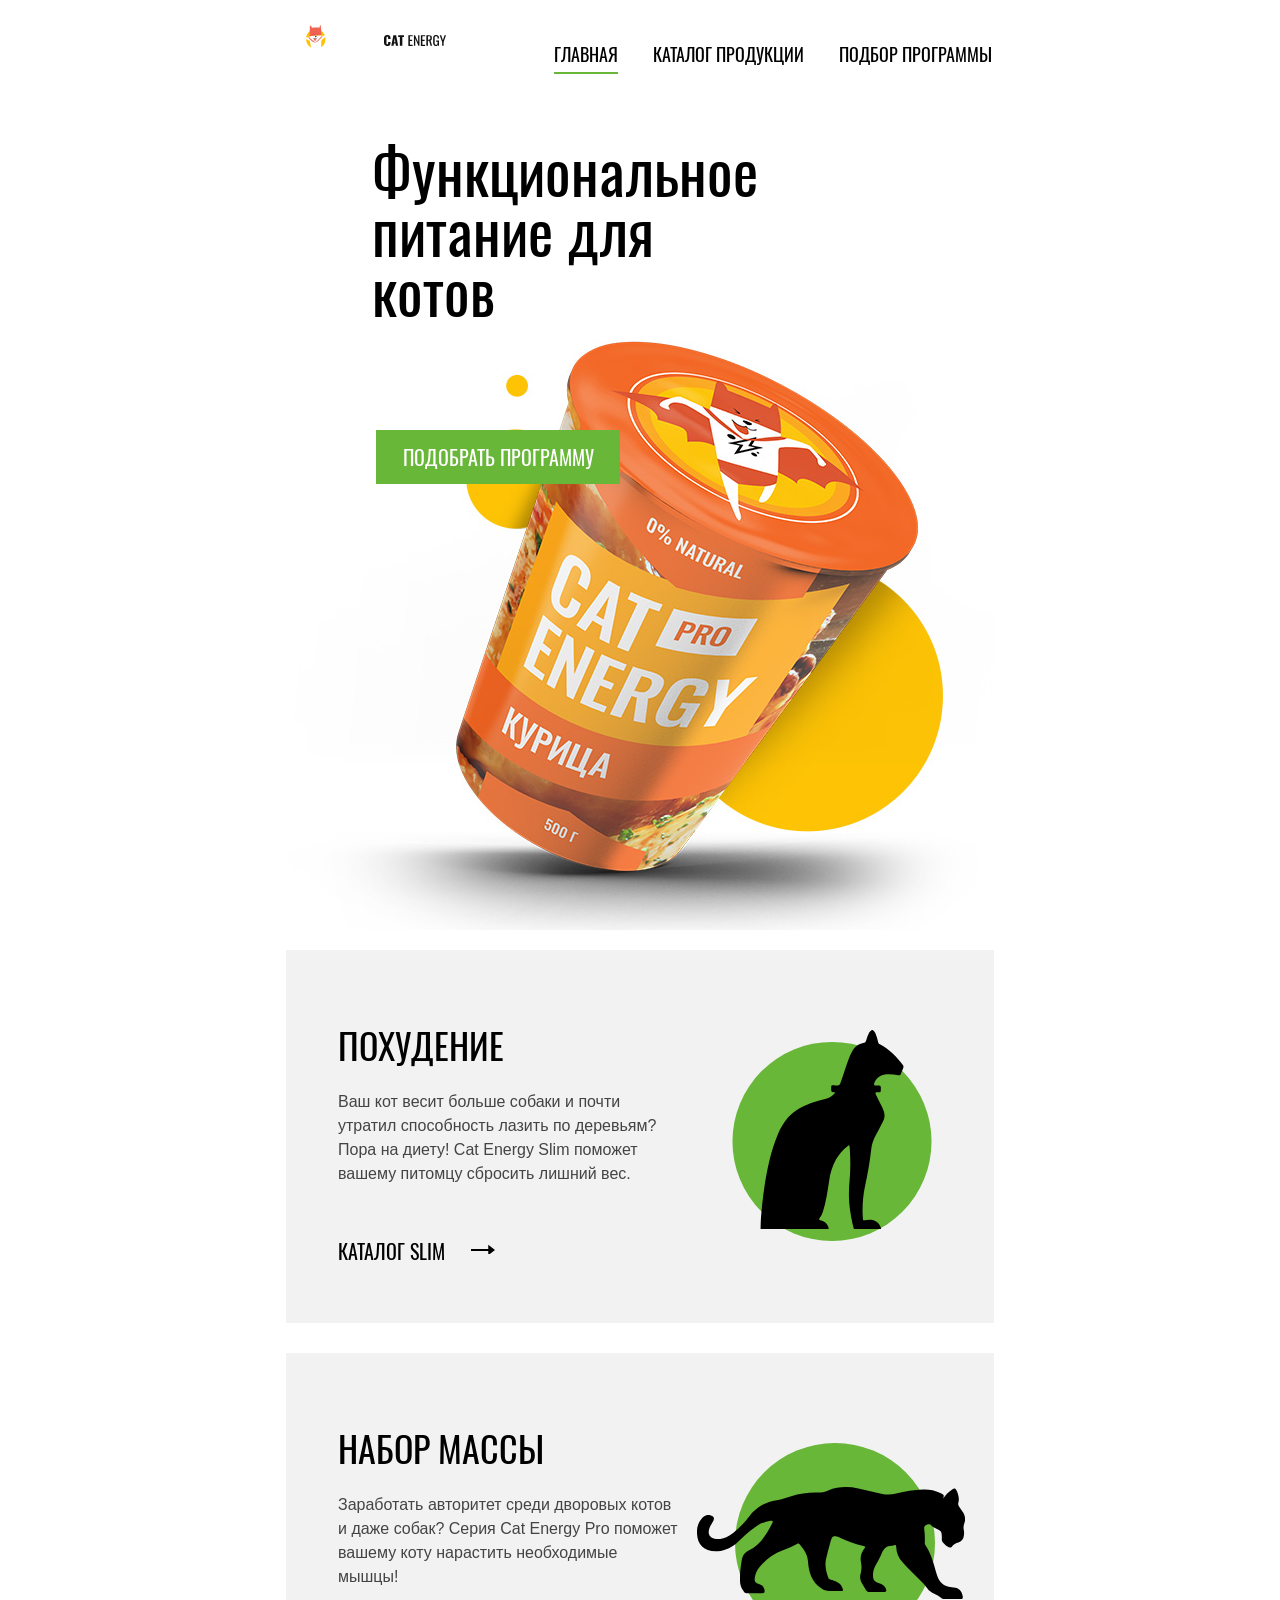
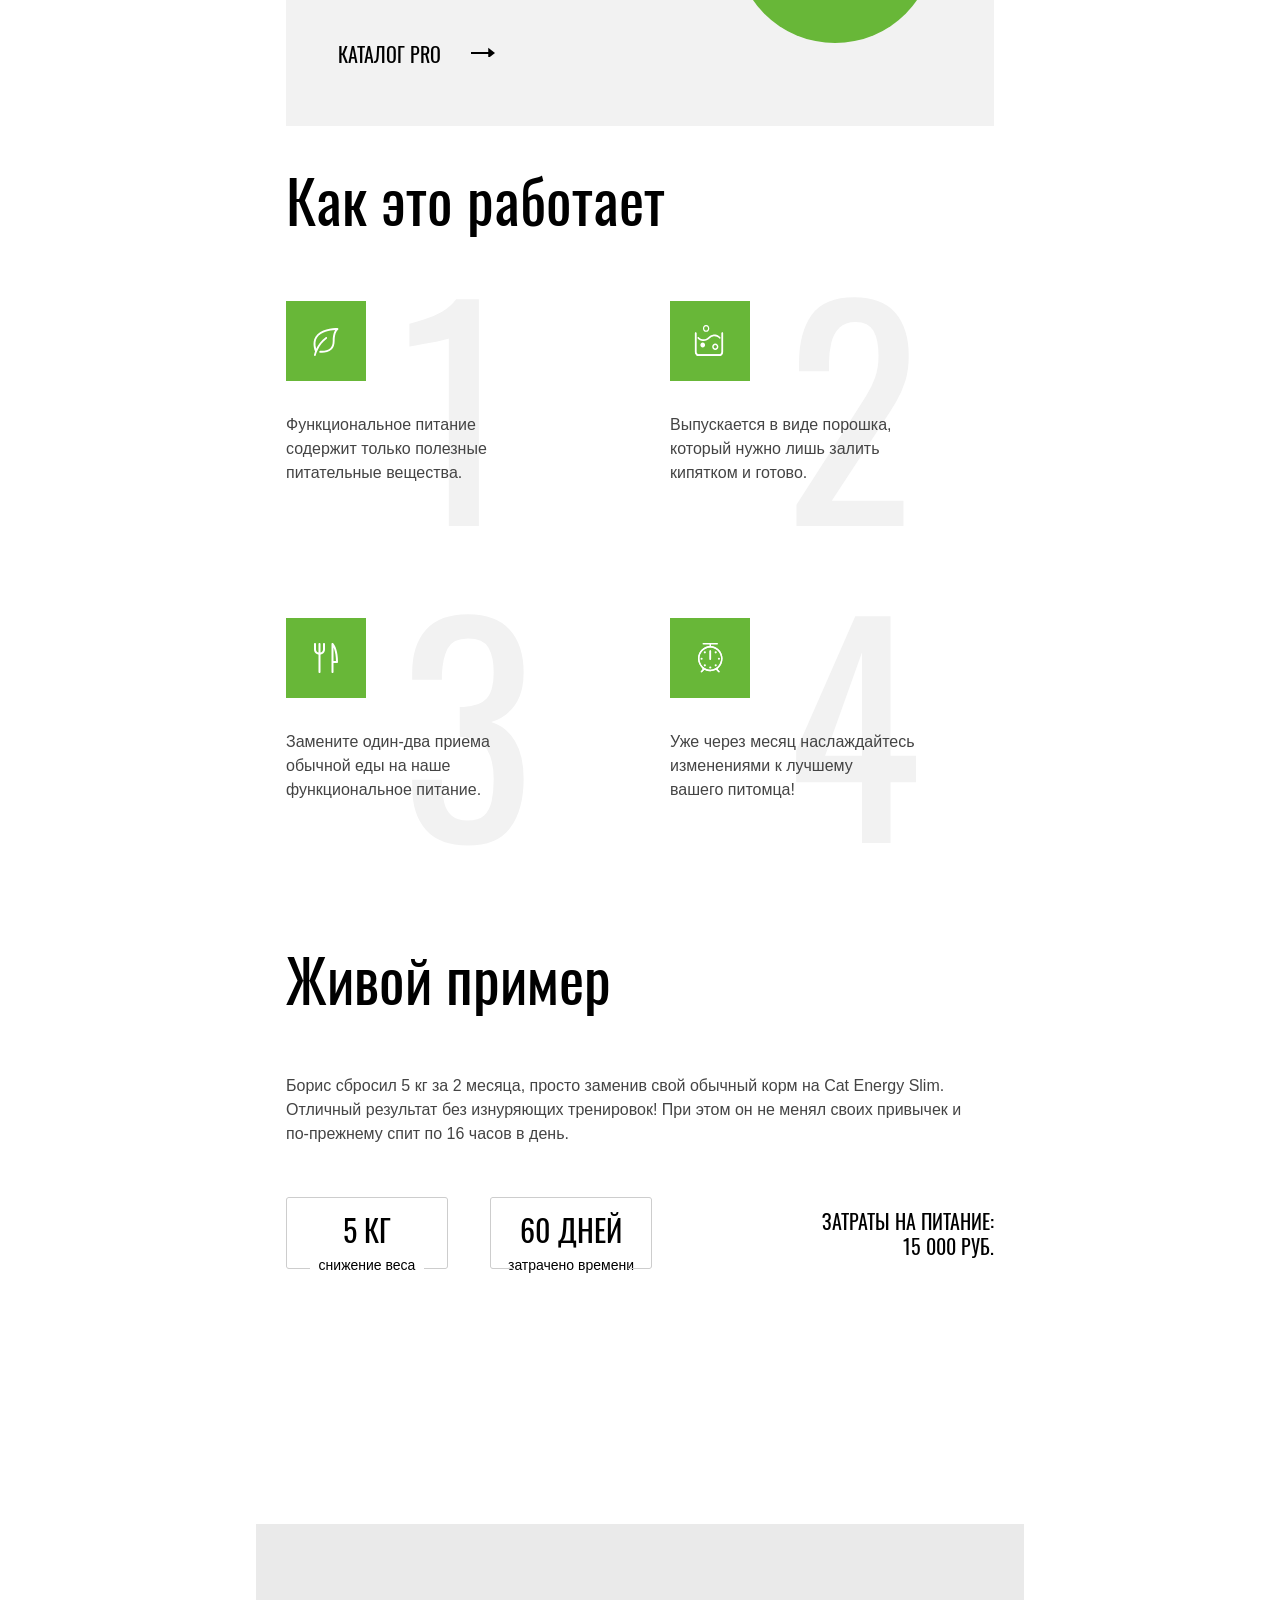
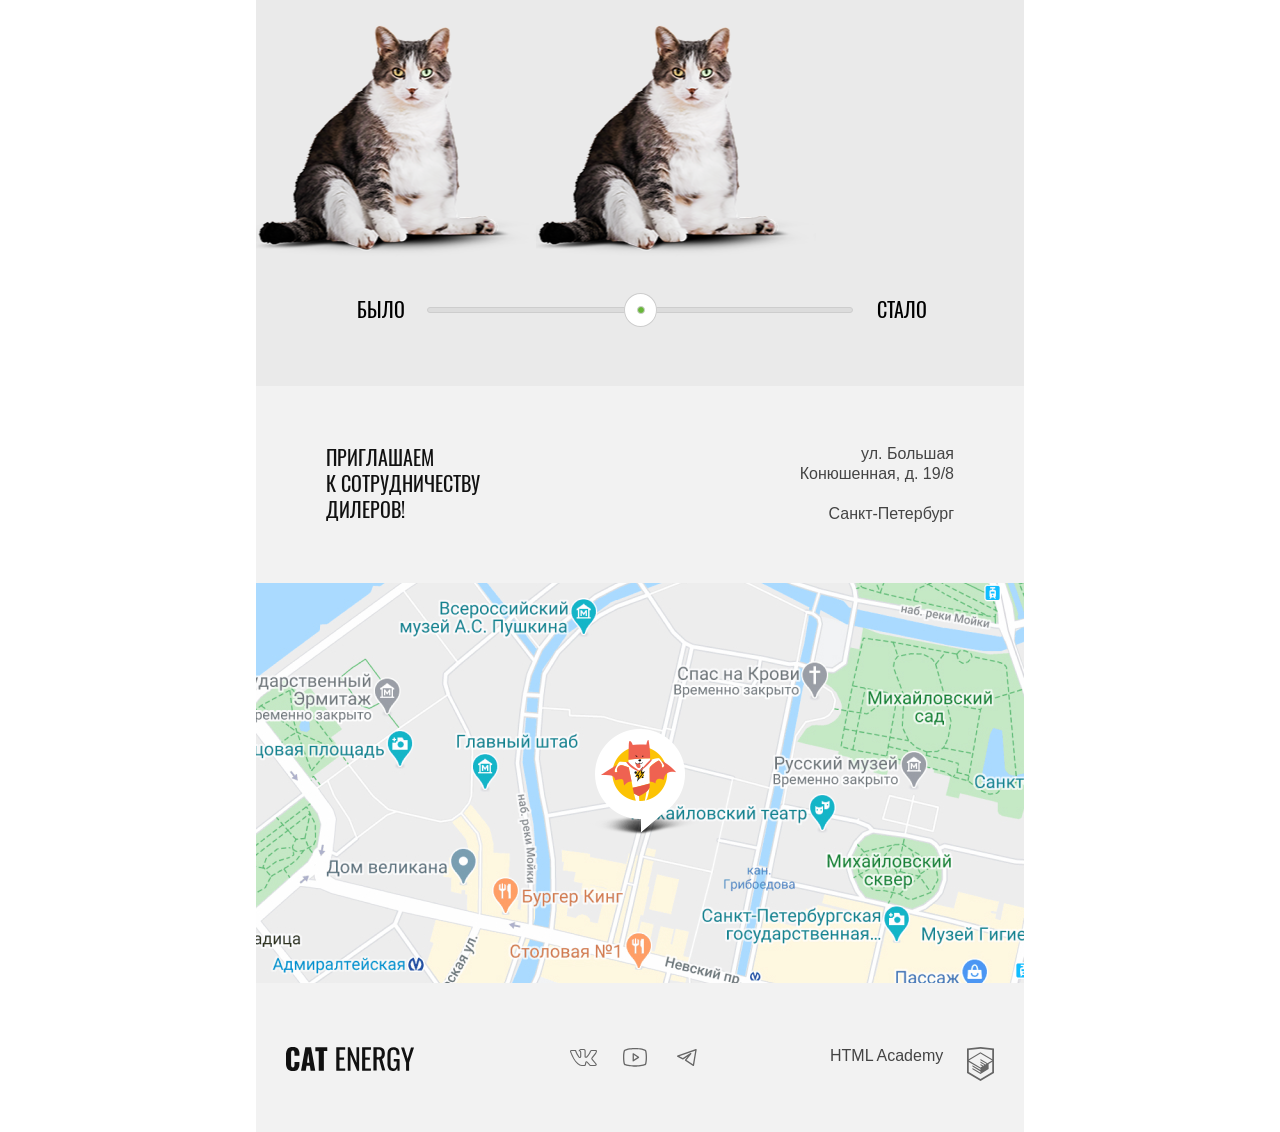
<file: 8/index.html>
<!DOCTYPE html>
<html lang="ru">

<head>
  <meta charset="utf-8">
  <meta name="viewport" content="width=device-width, initial-scale=1">
  <title>HTML Academy: Кэт энерджи</title>
  <link rel="stylesheet" href="css/style.css">
  <base href="https://htmlacademy-adaptive.github.io/1416801-cat-energy-25/8/">
</head>

<body>
  <header class="main-header main-header--background">
    <div class="main-header__box">
      <div class="main-header__container">
        <div class="main-header__wrapper">
          <a class="main-header__logo-picture" href="#">
            <img src="img/main-header/logo-mobile.svg" alt="Логотип с котом суперменом" width="33" height="37">
          </a>
          <a class="main-header__logo-text logo-text" href="#">
            <img src="img/main-header/logo-text.svg" alt="Логотип" width="101" height="18">
          </a>
          <button class="main-header__toggle main-header__toggle--closed main-header__toggle--nojs" type="button" aria-label="Открыть меню">
            <span class="visually-hidden">Открыть меню</span>
          </button>
        </div>
        <nav class="main-header__navigation navigation main-header--closed main-header--nojs">
          <ul class="navigation__list list">
            <li class="navigation__item">
              <a class="navigation__link navigation__link--active navigation__link--color-white" href="#"
                aria-label="Перейти на главную страницу">Главная</a>
            </li>
            <li class="navigation__item">
              <a class="navigation__link navigation__link--color-white" href="catalog.html"
                aria-label="Перейти на страницу каталога продукции">Каталог продукции</a>
            </li>
            <li class="navigation__item">
              <a class="navigation__link navigation__link--color-white" href="form.html" aria-label="Перейти на страницу подбора программы">Подбор
                программы</a>
            </li>
          </ul>
        </nav>
      </div>
      <section class="main-header__advertisement advertisement advertisement--background">
        <h1 class="visually-hidden">Программы питания для котов</h1>
        <div class="advertisement__container">
          <h2 class="advertisement__title title">Функциональное питание для котов</h2>
          <p class="advertisement__description text">Занялся собой? Займись котом!</p>
          <img class="advertisement__image " src="img/program-selection/index-can-mobile.svg"
            alt="Еда кет энерджи с курицей" width="280" height="270">
          <button class="advertisement__button button" type="button"
            aria-label="Подобрать программу питания для кота">подобрать программу</button>
        </div>
      </section>
    </div>
  </header>
  <main class="page-main">
    <div class="page-main__wrapper">
      <div class="page-main__program-selection program-selection">
        <section class="program-selection__program program">
          <div class="program__container">
            <ul class="program__list list">
              <li class="program__item">
                <img class="program__image" src="img/program/cat-back-slim.svg" alt="Грациозная черная кошка" width="50"
                  height="53">
                <h2 class="program__title title">Похудение</h2>
                <p class="program__text description">Ваш кот весит больше собаки и почти утратил способность лазить
                  по деревьям? Пора на диету! Cat Energy Slim
                  поможет вашему питомцу сбросить лишний вес.</p>
                <a class="program__link link-item" href="#">
                  <span class="link-item__button">Каталог slim</span>
                </a>
              </li>
              <li class="program__item">
                <img class="program__image program__image--set" src="img/program/cat-back-pro.svg" alt="Мускулистая багира" width="67"
                  height="50">
                <h2 class="program__title title">Набор массы</h2>
                <p class="program__text description">Заработать авторитет среди дворовых котов и даже
                  собак? Серия Cat Energy Pro поможет вашему коту нарастить необходимые мышцы!</p>
                <a class="program__link link-item" href="#">
                  <span class="link-item__button">Каталог PRO</span>
                </a>
              </li>
            </ul>
            <section class="program-selection__instruction instruction">
              <div class="instruction">
                <h2 class="instruction__title">Как это работает</h2>
                <ol class="instruction__list list">
                  <li class="instruction__item instruction__item--first">
                    <p class="instruction__description description">Функциональное питание
                      содержит только полезные
                      питательные вещества.</p>
                    <span class="instruction__count instruction__count--disabled">1</span>
                  </li>
                  <li class="instruction__item instruction__item--second">
                    <p class="instruction__description description">Выпускается в виде порошка,
                      который нужно лишь залить
                      кипятком и готово.</p>
                    <span class="instruction__count instruction__count--disabled">2</span>
                  </li>
                  <li class="instruction__item instruction__item--third">
                    <p class="instruction__description description">Замените один-два приема
                      обычной еды на наше
                      функциональное питание.</p>
                    <span class="instruction__count instruction__count--disabled">3</span>
                  </li>
                  <li class="instruction__item instruction__item--fourth">
                    <p class="instruction__description description">Уже через месяц наслаждайтесь
                      изменениями к лучшему вашего&nbsp;питомца!</p>
                    <span class="instruction__count instruction__count--disabled">4</span>
                  </li>
                </ol>
              </div>
            </section>
          </div>
        </section>
        <section class="page-main__example example">
          <div class="example__wrapper">
            <h2 class="example__title title">Живой пример</h2>
            <div class="example__box">
              <p class="example__text description">Борис сбросил 5 кг за 2 месяца, просто заменив свой
                обычный корм на Cat Energy Slim. Отличный результат без изнуряющих тренировок!
                При этом он не менял своих привычек и <br class="example__br">по-прежнему спит по 16 часов в день. </p>
              <div class="example__container">
                <div class="example__inner">
                  <div class="example__option">
                    <span class="example__weight text-size">5 КГ</span>
                    <span class="example__decline">снижение веса</span>
                  </div>
                  <div class="example__option">
                    <span class="example__time text-size">60 ДНЕЙ</span>
                    <span class="example__spending">затрачено времени</span>
                  </div>
                </div>
                <div class="example__cost example__option--position">
                  <span class="example__expense">Затраты на питание:</span>
                  <span class="example__total"> 15 000 РУБ.</span>
                </div>
              </div>
            </div>
            <div class="example__slider slider">
              <div class="slider__images">
                <img class="slider__image" src="img/slider/slide-mobile.svg" width="280" height="232"
                  alt="Кот, до использования программы функционального питания">
                <img class="slider__image" src="img/slider/slide-mobile.svg" width="280" height="232"
                  alt="Кот, после использования программы функционального питания">
              </div>
              <div class="slider__inner">
                <p class="slider__controls">
                  <label class="slider__label" for="primary">было</label>
                  <label class="slider__label" for="secondary">стало</label>
                </p>
                <p class="slider__switch">
                  <input class="visually-hidden" type="radio" id="primary" name="toggle" checked
                    aria-label="Показать фотографию кота до использования программы питания">
                  <span class="slider__button"></span>
                  <input class="visually-hidden" type="radio" id="secondary" name="toggle"
                  aria-label="Показать фотографию кота после использования программы питания">
                  <span class="slider__button slider__button--circle"></span>
                </p>
              </div>
            </div>
          </div>
        </section>
        <aside class="page-main__information information">
          <div class="information__about about">
            <div class="about__contacts contacts">
              <h2 class="visually-hidden">Контактная информация</h2>
              <p class="contacts__text text">приглашаем к&nbsp;сотрудничеству дилеров!</P>
              <address class="contacts__address address">ул. Большая Конюшенная, д. 19/8 <br class="contacts__br">
                <br class="contacts__br">
                Санкт-Петербург</address>
            </div>
            <div class="about__map map">
              <div class="map__wrapper">
                <div class="map__marker">
                  <h2 class="visually-hidden">Карта</h2>
                  <img class="map__image" src="img/map/map.jpg" alt="Карта" width="320" height="362">
                  <span class="map__point"></span>
                </div>
              </div>
            </div>
          </div>
        </aside>
      </div>
    </div>
  </main>
  <footer class="footer">
    <div class="footer__container">
      <a class="footer__logo logo-text" href="#">
        <img class="footer__image" src="img/footer/footer-logo-2.svg" alt="Логотип Кэт Энерджи" width="128" height="24">
      </a>
      <div class="footer__socials socials">
        <ul class="socials__list list">
          <li class="socials__item">
            <a class="socials__link socials__link--vkontakte" href="#"
              aria-label="Перейти по ссылке на сайт в Контакте">
              <span class="visually-hidden">В контакте</span>
            </a>
          </li>
          <li class="socials__item">
            <a class="socials__link socials__link--youtube" href="#"
              aria-label="Перейти по ссылке на сайт Ютюб">
              <span class="visually-hidden">Ютюб</span>
            </a>
          </li>
          <li class="socials__item">
            <a class="socials__link socials__link--telegram" href="#"
              aria-label="Перейти по ссылке на сайт в Телеграм">
              <span class="visually-hidden">Телеграмм</span>
            </a>
          </li>
        </ul>
      </div>
      <div class="footer__logo-academy logo-academy">
        <a class="logo-academy__link logo-academy__link--htmlacademy" href="https://htmlacademy.ru/intensive/adaptive"
          aria-label="Перейти по ссылке на сайт HTML Academy">HTML Academy</a>
        <a class="logo-academy__link logo-academy__link--htmlacademy" href="https://htmlacademy.ru/intensive/adaptive"
          aria-label="Перейти по ссылке на сайт HTML Academy">
          <svg aria-hidden="true" focusable="false" width="27" height="34" viewBox="0 0 27 34" fill="none" xmlns="http://www.w3.org/2000/svg">
            <path d="M13.6426 0.0157537L13.5 0L0 1.40733V26.0129L13.5 34L27 26.0129V1.40733L13.6426 0.0157537ZM25.2344 25.0151L13.5 31.9573L1.76561 25.0151V14.9293L13.4507 21.8451L13.4701 23.0984L5.45351 18.3548L5.44295 19.5801L13.4894 24.3885L13.5088 25.675L5.46408 20.9174L5.45351 22.1427L13.5 26.9511L21.6239 22.1182V20.8929V16.909L25.2432 14.7595L25.2344 25.0151ZM25.2344 13.4519L22.0147 15.3319L20.5325 16.2071L13.4666 12.0201L13.456 13.2454L19.4957 16.818L19.4429 16.8495L19.3126 16.9247L18.4536 17.4166L13.4666 14.4689L13.456 15.6942L17.3921 18.0222L16.4591 18.6314L16.438 18.6436L13.4666 16.902L13.456 18.1273L15.4029 19.2615L13.4155 20.4483L1.7973 13.5762L13.4349 6.61831L25.2344 13.4519ZM25.2344 12.2266L13.4401 5.31075L1.76561 12.2196V2.9897L13.5 1.76442L25.2344 2.9897V12.2266Z" fill="#666666"/>
          </svg>
          <span class="visually-hidden">HTML Academy</span>
        </a>
      </div>
    </div>
  </footer>
  <script src="js/script.js"></script>
</body>

</html>
</file>
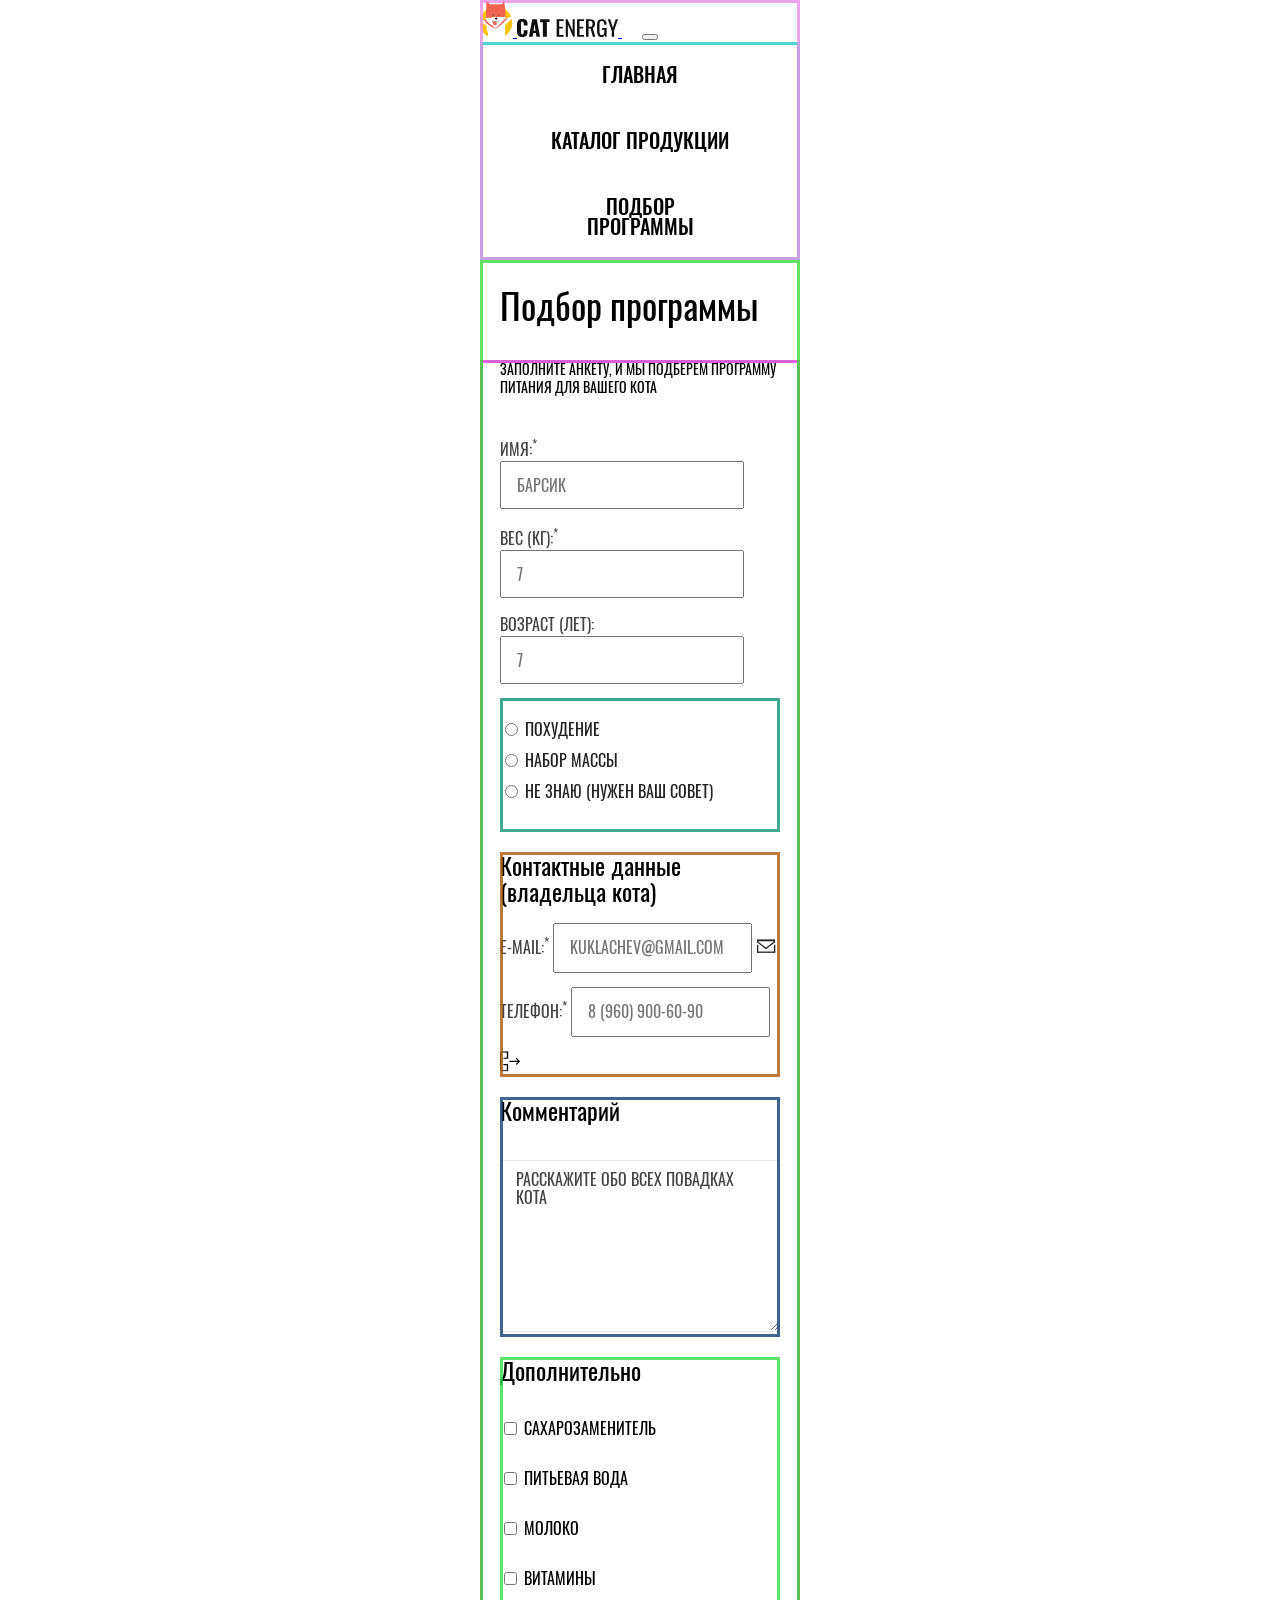
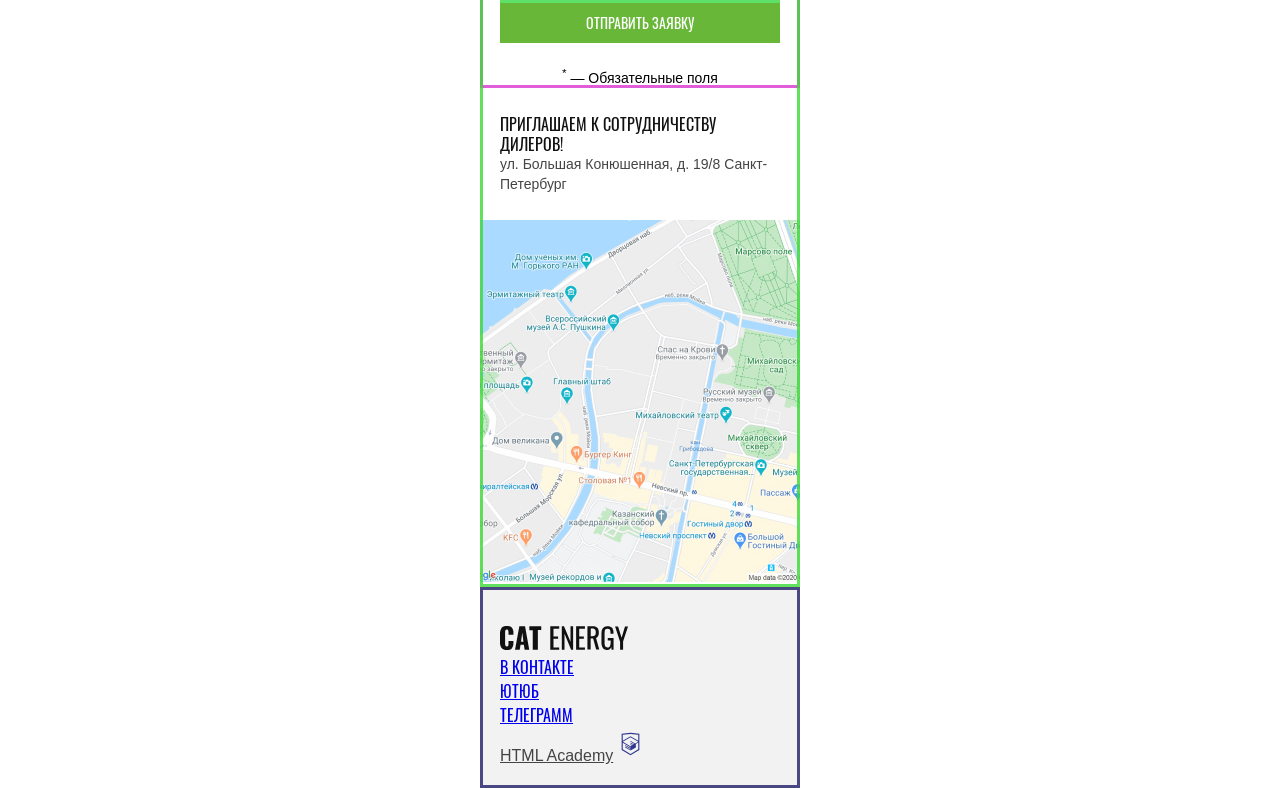
<file: 4/form.html>
<!DOCTYPE html>
<html lang="ru">

<head>
  <meta charset="utf-8">
  <title>HTML Academy: Кэт энерджи</title>
  <link rel="stylesheet" href="css/style.css">
  <base href="https://htmlacademy-adaptive.github.io/1416801-cat-energy-25/4/">
</head>

<body>
  <header class="main-header">
    <div class="main-header__container">
      <a class="main-header__logo-picture" href="#">
        <img src="img/main-header/logo-mobile.svg" alt="Логотип с котом суперменом" width="33" height="37">
      </a>
      <a class="main-header__logo-text logo-text" href="#">
        <img src="img/main-header/logo-text.svg" alt="Логотип" width="101" height="18">
      </a>
      <button class="main-header__toggle" type="button" aria-label="Открыть меню">
        <span class="visually-hidden">Открыть меню</span>
      </button>
      <nav class="main-header__navigation navigation">
        <ul class="navigation__list list">
          <li class="navigation__item">
            <a class="navigation__link" href="index.html" aria-label="Перейти на главную страницу">Главная</a>
          </li>
          <li class="navigation__item">
            <a class="navigation__link" href="catalog.html" aria-label="Перейти на страницу каталога продукции">Каталог продукции</a>
          </li>
          <li class="navigation__item">
            <a class="navigation__link navigation__link--active" href="#" aria-label="Перейти на страницу подбора программы">Подбор программы</a>
          </li>
        </ul>
      </nav>
    </div>
  </header>
  <main class="form-main">
    <div class="form-main__wrapper">
      <h1 class="form-main__title">Подбор программы</h1>
      <div class="form-main__form form">
        <form class="form" action="https://echo.htmlacademy.ru" method="get">
          <div class="form__container">
            <p class="form__text text">Заполните анкету, и мы подберем программу питания для вашего кота</p>
            <div class="form__form-field form-field">
              <h2 class="visually-hidden">Анкета для кошек</h2>
              <label class="form-field__name text-form" for="name">Имя:<sup>*</sup></label>
              <input class="form-field__input" type="text" id="name" name="cat-name" placeholder="БАРСИК" required aria-label="Ввести имя питомца">
              <label class="form-field__weight text-form" for="weight">Вес (кг):<sup>*</sup></label>
              <input class="form-field__input" type="number" id="weight" name="cat-weight" placeholder="7" required aria-label="Ввести вес питомца">
              <label class="form-field__age text-form" for="age">Возраст (лет):</label>
              <input class="form-field__input" type="number" id="age" name="cat-age" placeholder="7" aria-label="Ввести возраст питомца">
            </div>
            <div class="form__switch switch">
              <label class="switch__text text-form" for="weight-loss">
                <input class="switch__input switch__input--checked" type="radio" id="weight-loss" name="weight-loss" aria-label="Выбрать программу по похудению">
                <span class="switch__control-label">Похудение</span>
              </label>
              <label class="switch__text text-form" for="mass-gain">
                <input class="switch__input" type="radio" id="mass-gain" name="mass-gain" aria-label="Выбрать программу по набору массы">
                <span class="switch__control-label">Набор массы</span>
              </label>
              <label class="switch__text text-form" for="advice">
                <input class="switch__input" type="radio" id="advice" name="advice" aria-label="Выбрать этот пункт, если нужен совет по питанию для кота">
                <span class="switch__control-label">Не знаю (Нужен ваш совет)</span>
              </label>
            </div>
            <section class="form__сontact-details сontact-details">
              <h2 class="сontact-details__title">Контактные данные (владельца кота)</h2>
              <div class="сontact-details__wrapper">
                <label class="сontact-details__email text-form" for="email">E-mail:<sup>*</sup>
                  <input class="сontact-details__input" type="email" id="email" name="email"
                    placeholder="kuklachev@gmail.com" aria-label="Указать Email">
                  <svg class="сontact-details__image" aria-hidden="true" focusable="false" width="20" height="15"
                    viewBox="0 0 20 15" fill="none" xmlns="http://www.w3.org/2000/svg">
                    <line x1="1.65" y1="5.84766" x2="1.65" y2="13.8477" stroke="#222222" stroke-width="1.3" />
                    <line x1="18.65" y1="5.84766" x2="18.65" y2="13.8477" stroke="#222222" stroke-width="1.3" />
                    <line x1="1" y1="13.1977" x2="19" y2="13.1977" stroke="#222222" stroke-width="1.3" />
                    <line x1="1" y1="1.19766" x2="19" y2="1.19766" stroke="#222222" stroke-width="1.3" />
                    <path d="M18.35 3.02975L10 9.5242L1.65 3.02975V1.49766H4.5L10 1.49766H15H18.35V3.02975Z"
                      stroke="#222222" stroke-width="1.3" />
                  </svg>
                  <span class="visually-hidden">Email</span>
                </label>
                <label class="сontact-details__phone text-form" for="phone">Телефон:<sup>*</sup>
                  <input class="сontact-details__input" type="tel" id="phone" name="phone"
                    placeholder="8 (960) 900-60-90" required aria-label="Ввести номер телефона">
                  <svg class="сontact-details__image" aria-hidden="true" focusable="false" width="20" height="21"
                    viewBox="0 0 20 21" fill="none" xmlns="http://www.w3.org/2000/svg">
                    <g clip-path="url(#clip0_153_253)">
                      <path
                        d="M17.9 9.75275H9.39999V10.9569H17.9L15.8 13.0641L16.7 13.9672L19.8 10.8565C19.8974 10.7263 19.95 10.5678 19.95 10.405C19.95 10.2421 19.8974 10.0837 19.8 9.95344L16.7 6.84277L15.8 7.74587L17.9 9.75275Z"
                        fill="black" />
                      <path
                        d="M8.10001 19.7872V13.5659C8.08846 13.41 8.02154 13.2635 7.91142 13.153C7.80131 13.0425 7.65531 12.9754 7.50001 12.9638H3.10001C3.10516 13.2815 3.23325 13.5848 3.45718 13.8095C3.68112 14.0342 3.98336 14.1627 4.30001 14.1679H6.80001V19.1851H3.10001C2.86326 19.2 2.62591 19.1676 2.40176 19.0896C2.17762 19.0117 1.97115 18.8898 1.79436 18.7311C1.61757 18.5723 1.47399 18.3799 1.37196 18.165C1.26992 17.9501 1.21148 17.717 1.20001 17.4793V3.43111C1.19181 2.96681 1.36516 2.51774 1.68292 2.18013C2.00069 1.84252 2.43758 1.64322 2.90001 1.62492H6.80001V6.64212H4.40001C4.08336 6.64729 3.78112 6.77581 3.55718 7.00052C3.33325 7.22523 3.20516 7.52851 3.20001 7.84625H7.60001C7.75531 7.83466 7.90131 7.76751 8.01142 7.65701C8.12154 7.54651 8.18846 7.40002 8.20001 7.24418V0.922517C8.15232 0.76584 8.06117 0.626022 7.93721 0.519407C7.81325 0.412792 7.66161 0.343785 7.50001 0.320453H3.10001C2.70599 0.307054 2.31321 0.371716 1.94411 0.510744C1.57501 0.649771 1.23684 0.860436 0.948933 1.13069C0.661026 1.40095 0.42903 1.7255 0.266207 2.08579C0.103385 2.44608 0.01293 2.83504 1.46306e-05 3.23043V17.1782C-0.0289644 17.5773 0.0246504 17.978 0.157487 18.3552C0.290324 18.7324 0.499509 19.078 0.771886 19.3701C1.04426 19.6623 1.37394 19.8947 1.74019 20.0529C2.10643 20.211 2.50132 20.2913 2.90001 20.2889H7.50001C7.5735 20.304 7.64943 20.3022 7.72216 20.2839C7.7949 20.2655 7.86259 20.2309 7.92021 20.1828C7.97783 20.1346 8.02391 20.074 8.05504 20.0055C8.08616 19.9371 8.10153 19.8624 8.10001 19.7872Z"
                        fill="black" />
                    </g>
                    <defs>
                      <clipPath id="clip0_153_253">
                        <rect width="20" height="20.0688" fill="white" transform="translate(0 0.320435)" />
                      </clipPath>
                    </defs>
                  </svg>
                  <span class="visually-hidden">Телефон</span>
                </label>
              </div>
            </section>
            <div class="form__comments comments">
              <h2 class="comments__title">Комментарий</h2>
              <textarea class="comments__field" name="comment" id="comment-field"
                aria-label="Рассказать обо всех повадках кота">Расскажите обо всех повадках кота</textarea>
            </div>
            <section class="form__extra extra">
              <h2 class="extra__title">Дополнительно</h2>
              <ul class="extra__list list">
                <li class="extra__item">
                  <label class="extra__control text-form" for="sweetener">
                    <input class="extra__input extra__input--checked" type="checkbox" id="sweetener" name="sweetener" aria-label="Указать сахарозаменитель">
                    <span class="extra__control-label">Cахарозаменитель</span>
                  </label>
                </li>
                <li class="extra__item">
                  <label class="extra__control text-form" for="water">
                    <input class="extra__input" type="checkbox" id="water" name="water" aria-label="Указать питьевую воду">
                    <span class="extra__control-label">Питьевая вода</span>
                  </label>
                </li>
                <li class="extra__item">
                  <label class="extra__control text-form" for="milk">
                    <input class="extra__input" type="checkbox" id="milk" name="milk" aria-label="Указать молоко">
                    <span class="extra__control-label">Молоко</span>
                  </label>
                </li>
                <li class="extra__item">
                  <label class="extra__control text-form" for="vitamins">
                    <input class="extra__input" type="checkbox" id="vitamins" name="vitamins" aria-label="Указать витамины">
                    <span class="extra__control-label">Витамины</span>
                  </label>
                </li>
              </ul>
            </section>
            <button class="form__button button" type="submit" aria-label="Отправить заявку">Отправить заявку</button>
            <span class="form__option"><sup>*</sup> — Обязательные поля</span>
          </div>
        </form>
        <aside class="form-main__contacts contacts">
          <h2 class="visually-hidden">Контактная информация</h2>
          <p class="contacts__text text">приглашаем к сотрудничеству дилеров!</P>
          <address class="contacts__address address">ул. Большая Конюшенная, д. 19/8 Санкт-Петербург</address>
        </aside>
        <aside class="form-main__map map">
          <div class="map__marker">
            <h2 class="visually-hidden">Карта</h2>
            <img class="map__img" src="img/map/map.jpg" alt="Карта" width="320" height="362">
          </div>
        </aside>
      </div>
    </div>
  </main>
  <footer class="footer">
    <div class="footer__container">
      <a class="footer__logo logo-text" href="#">
        <img class="footer__image" src="img/footer/footer-logo.svg" alt="Логотип Кэт Энерджи" width="128" height="24">
      </a>
      <div class="footer__socials socials">
        <ul class="socials__list list">
          <li class="socials__item">
            <a class="socials__link socials__link--vkontakte" href="#" aria-label="Перейти по ссылке на сайт в Контакте">В контакте</a>
          </li>
          <li class="socials__item">
            <a class="socials__link socials__link--youtube" href="#" aria-label="Перейти по ссылке на сайт Ютюб">Ютюб</a>
          </li>
          <li class="socials__item">
            <a class="socials__link socials__link--telegram" href="#" aria-label="Перейти по ссылке на сайт в Телеграм">Телеграмм</a>
          </li>
        </ul>
      </div>
      <div class="footer__logo-academy logo-academy">
        <a class="logo-academy__link logo-academy__link--htmlacademy"
          href="https://htmlacademy.ru/intensive/adaptive" aria-label="Перейти по ссылке на сайт HTML Academy">HTML Academy</a>
        <a class="logo-academy__link logo-academy__link--htmlacademy" href="https://htmlacademy.ru/intensive/adaptive" aria-label="Перейти по ссылке на сайт HTML Academy">
          <svg aria-hidden="true" focusable="false" width="27" height="34" viewBox="0 0 60 60"
            xmlns="http://www.w3.org/2000/svg">
            <path fill="#2E368F"
              d="M30.2 5h-.2l-19.7 2.1v36.2l19.7 11.7 19.7-11.7v-36.2l-19.5-2.1zm17 36.8l-17.2 10.2-17.2-10.2v-14.8l17.1 10.2v1.8l-11.7-7v1.8l11.8 7.1v1.9l-11.8-7v1.8l11.8 7 11.9-7.1v-7.6l5.3-3.2v15.1zm-.1-17l-4.7 2.8-2.2 1.3-10.3-6.1v1.8l8.8 5.3h-.1l-.2.1-1.3.7-7.3-4.3v1.8l5.8 3.4-1.4.9-4.3-2.6v1.8l2.9 1.7-2.9 1.7-17-10.1 17-10.2 17.2 10zm.1-1.8l-17.3-10.2-17.1 10.2v-13.6l17.2-1.8 17.2 1.8v13.6z" />
          </svg>
          <span class="visually-hidden">HTML Academy</span>
        </a>
      </div>
    </div>
  </footer>
</body>

</html>
</file>
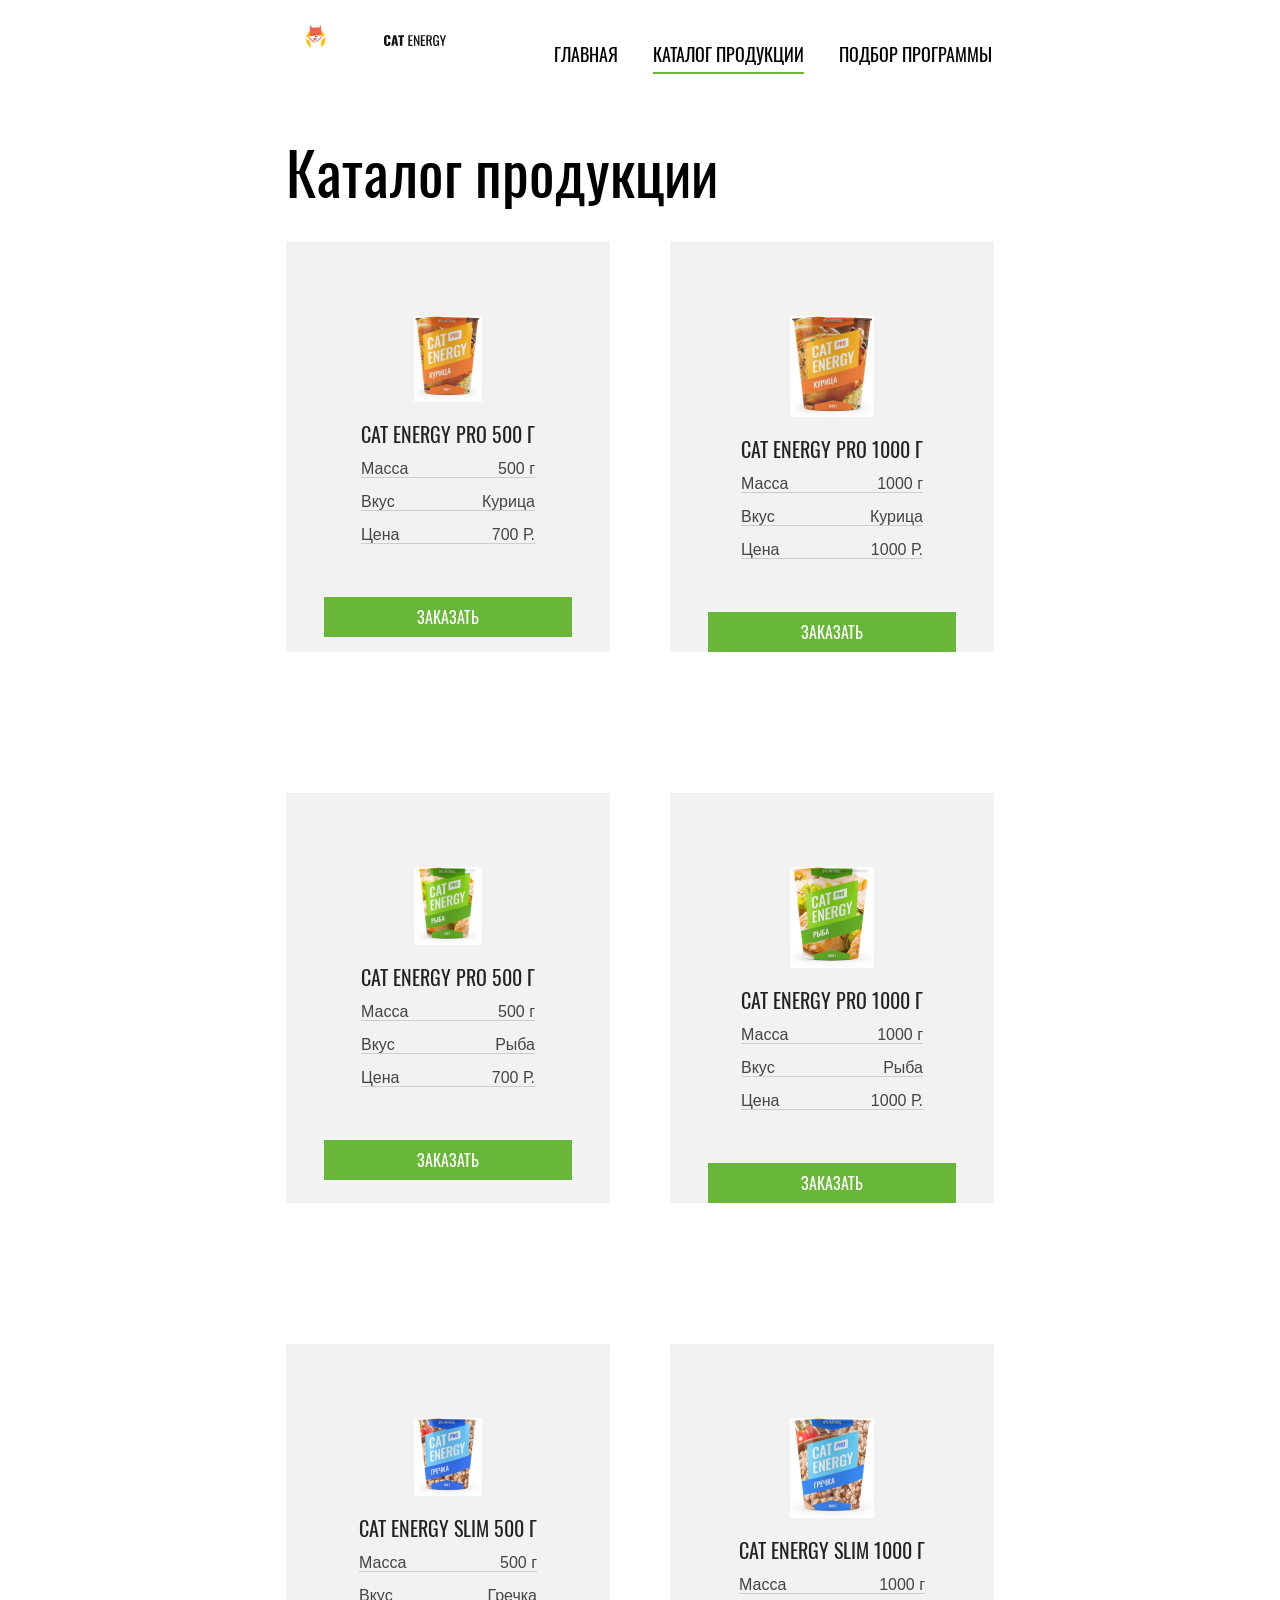
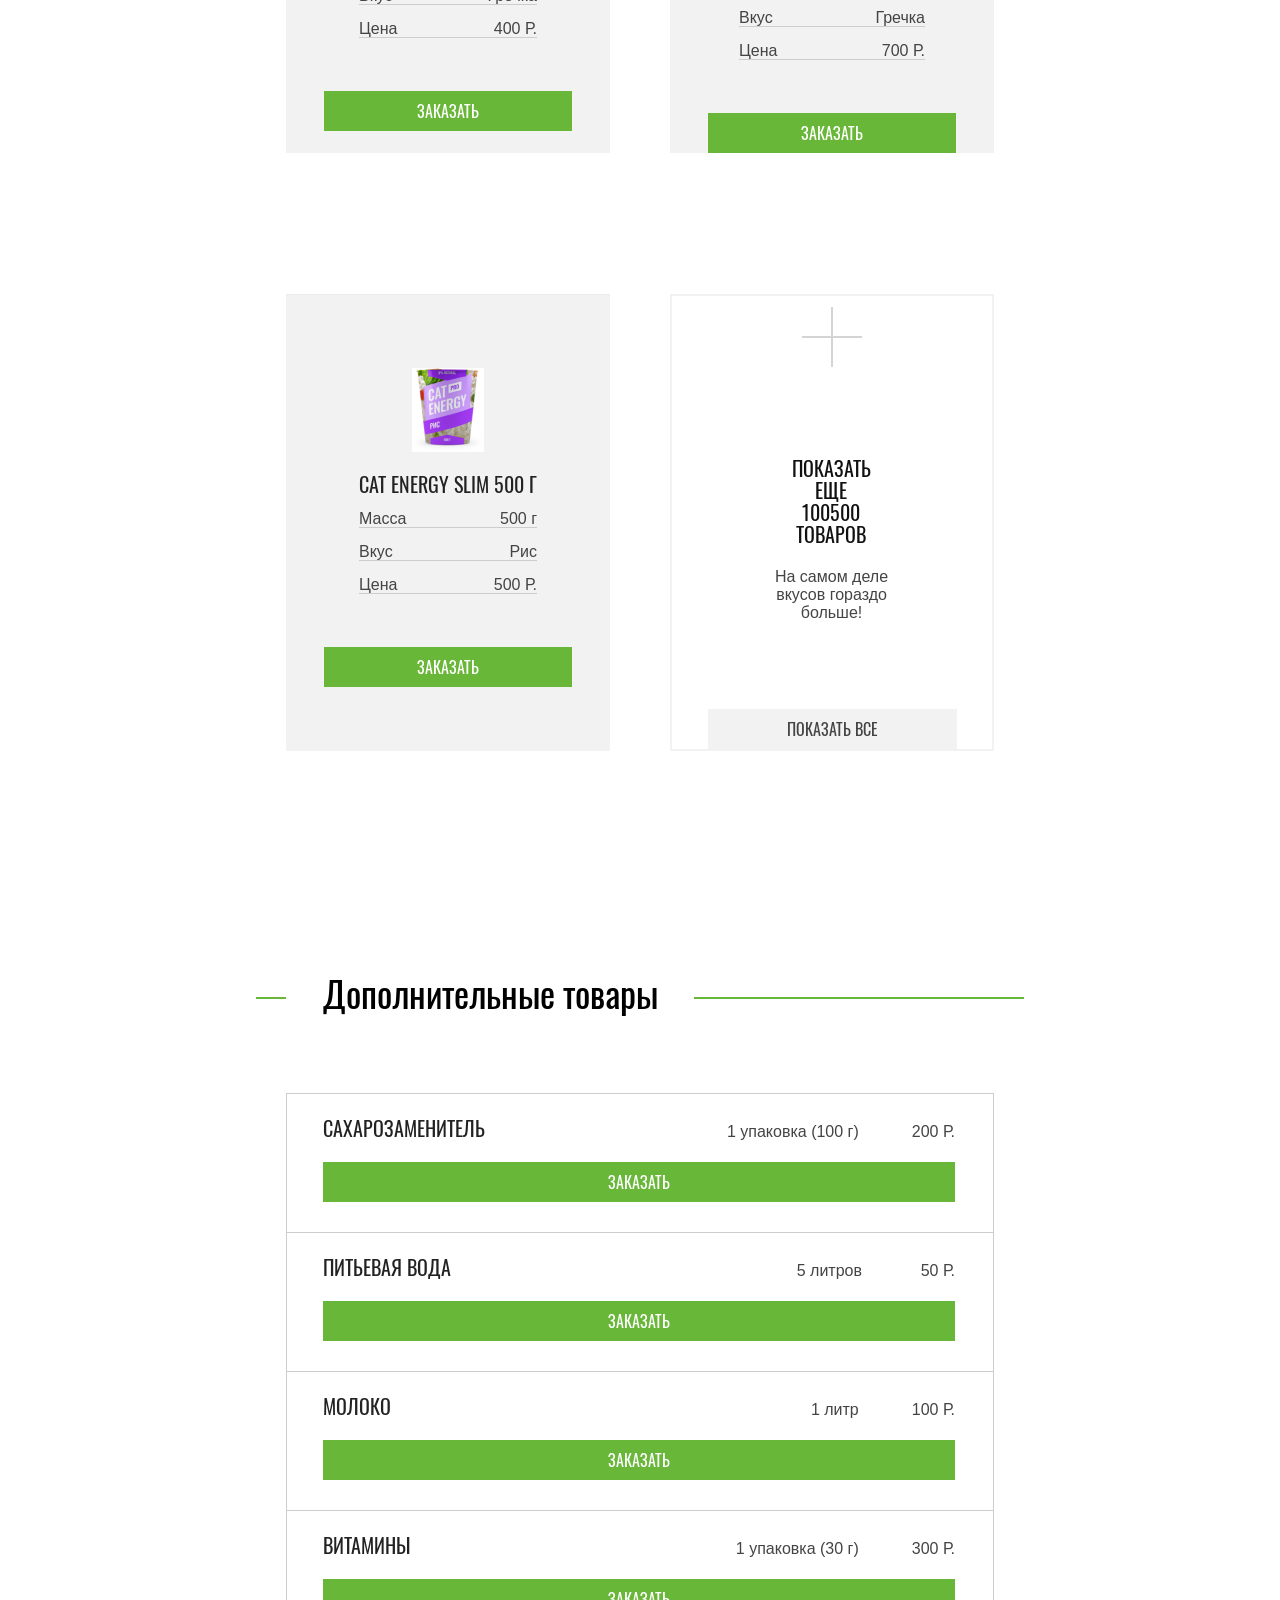
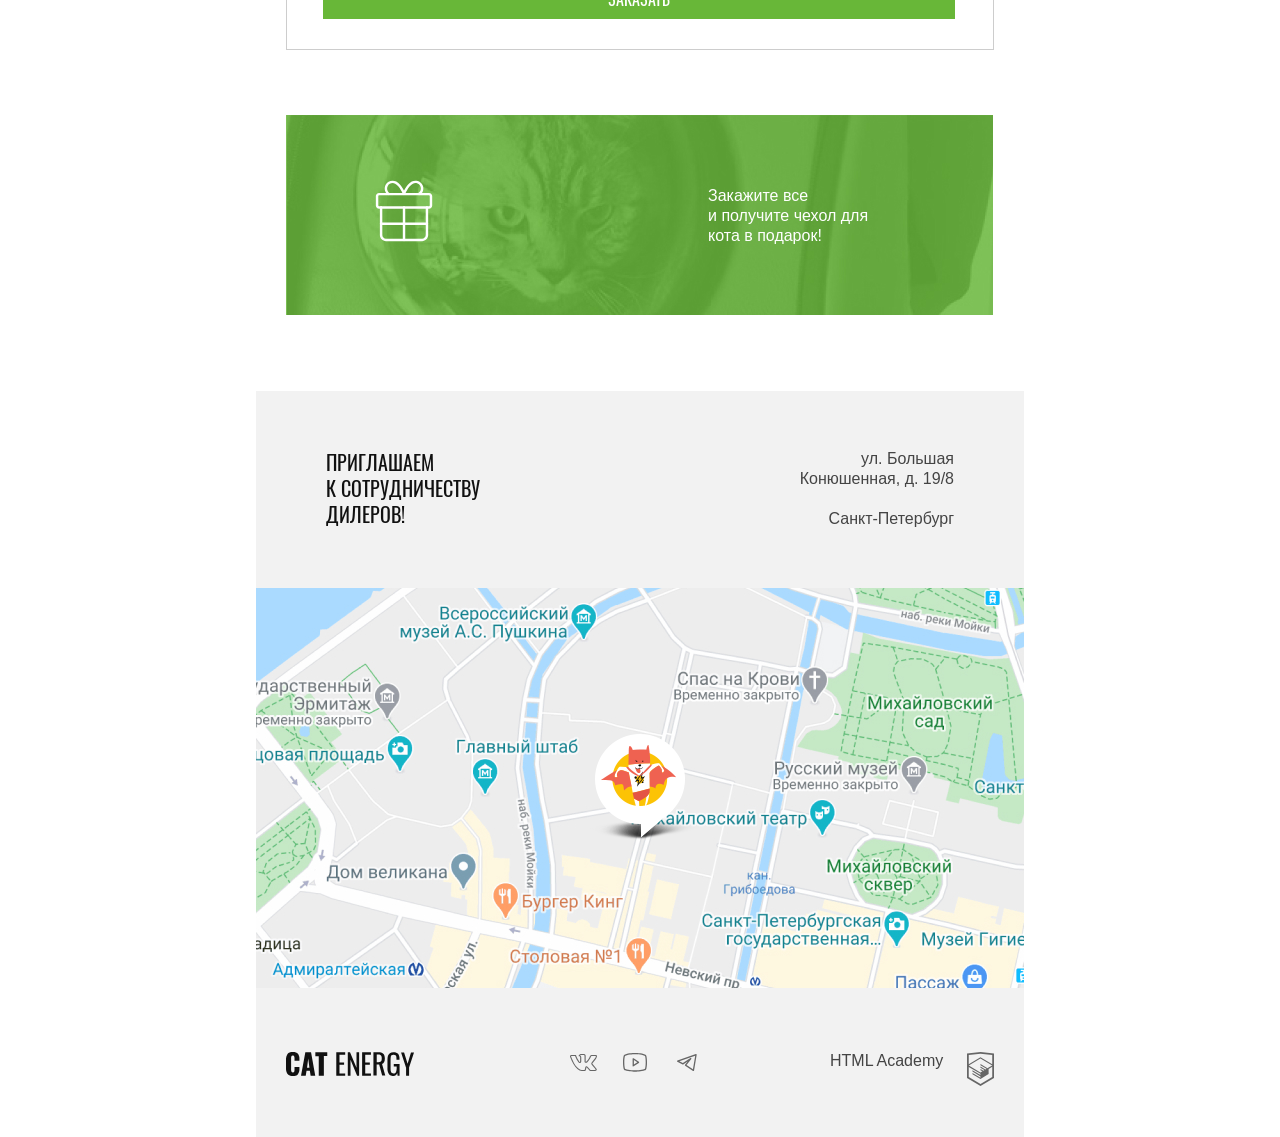
<file: 8/catalog.html>
<!DOCTYPE html>
<html lang="ru">

<head>
  <meta charset="utf-8">
  <meta name="viewport" content="width=device-width, initial-scale=1">
  <title>HTML Academy: Кэт энерджи</title>
  <link rel="stylesheet" href="css/style.css">
  <base href="https://htmlacademy-adaptive.github.io/1416801-cat-energy-25/8/">
</head>
<body>
  <header class="main-header">
    <div class="main-header__box">
      <div class="main-header__container">
        <div class="main-header__wrapper">
          <a class="main-header__logo-picture" href="#">
            <img src="img/main-header/logo-mobile.svg" alt="Логотип с котом суперменом" width="33" height="37">
          </a>
          <a class="main-header__logo-text logo-text" href="#">
            <img src="img/main-header/logo-text.svg" alt="Логотип" width="101" height="18">
          </a>
          <button class="main-header__toggle main-header__toggle--closed main-header__toggle--nojs" type="button" aria-label="Открыть меню">
            <span class="visually-hidden">Открыть меню</span>
          </button>
        </div>
        <nav class="main-header__navigation navigation main-header--closed main-header--nojs">
          <ul class="navigation__list list">
            <li class="navigation__item">
              <a class="navigation__link" href="index.html" aria-label="Перейти на главную страницу">Главная</a>
            </li>
            <li class="navigation__item">
              <a class="navigation__link navigation__link--active" href="#"
                aria-label="Перейти на страницу каталога продукции">Каталог продукции</a>
            </li>
            <li class="navigation__item">
              <a class="navigation__link" href="form.html" aria-label="Перейти на страницу подбора программы">Подбор
                программы</a>
            </li>
          </ul>
        </nav>
      </div>
    </div>
  </header>
  <main class="catalog-main">
    <div class="catalog-main__wrapper">
      <h1 class="catalog-main__title">Каталог&nbsp;продукции</h1>
      <section class="catalog-main__catalog catalog">
        <h2 class="visually-hidden">Прайс-лист</h2>
        <ul class="catalog__list list">
          <li class="catalog__item card">
            <div class="card__container">
              <img class="card__image" src="img/card/catalog-1.jpg" alt="Корм Кет Энерджи PRO 500гр со вкусом курицы"
                width="68" height="86">
              <div class="card__description">
                <h3 class="card__title">Cat Energy PRO 500 г</h3>
                <dl class="card__feature feature">
                  <div class="feature__item">
                    <dt class="feature__name">Масса</dt>
                    <dd class="feature__value">500 г</dd>
                  </div>
                  <div class="feature__item">
                    <dt class="feature__name">Вкус</dt>
                    <dd class="feature__value">Курица</dd>
                  </div>
                  <div class="feature__item">
                    <dt class="feature__name">Цена</dt>
                    <dd class="feature__value">700 Р.</dd>
                  </div>
                </dl>
              </div>
            </div>
            <button class="catalog__button button" type="button" aria-label="Заказать товар">Заказать</button>
          </li>
          <li class="catalog__item card">
            <div class="card__container">
              <img class="card__image" src="img/card/catalog-2.jpg" alt="Корм Кет Энерджи PRO 1000гр со вкусом курицы"
                width="84" height="101">
              <div class="card__description">
                <h3 class="card__title">Cat Energy PRO 1000 г</h3>
                <dl class="card__feature feature">
                  <div class="feature__item">
                    <dt class="feature__name">Масса</dt>
                    <dd class="feature__value">1000 г</dd>
                  </div>
                  <div class="feature__item">
                    <dt class="feature__name">Вкус</dt>
                    <dd class="feature__value">Курица</dd>
                  </div>
                  <div class="feature__item">
                    <dt class="feature__name">Цена</dt>
                    <dd class="feature__value">1000 Р.</dd>
                  </div>
                </dl>
              </div>
            </div>
            <button class="catalog__button button" type="button" aria-label="Заказать товар">Заказать</button>
          </li>
          <li class="catalog__item card">
            <div class="card__container">
              <img class="card__image" src="img/card/catalog-3.jpg" alt="Корм Кет Энерджи PRO 500гр со вкусом рыбы"
                width="68" height="78">
              <div class="card__description">
                <h3 class="card__title">Cat Energy PRO 500 г</h3>
                <dl class="card__feature feature">
                  <div class="feature__item">
                    <dt class="feature__name">Масса</dt>
                    <dd class="feature__value">500 г</dd>
                  </div>
                  <div class="feature__item">
                    <dt class="feature__name">Вкус</dt>
                    <dd class="feature__value">Рыба</dd>
                  </div>
                  <div class="feature__item">
                    <dt class="feature__name">Цена</dt>
                    <dd class="feature__value">700 Р.</dd>
                  </div>
                </dl>
              </div>
            </div>
            <button class="catalog__button button" type="button" aria-label="Заказать товар">Заказать</button>
          </li>
          <li class="catalog__item card">
            <div class="card__container">
              <img class="card__image" src="img/card/catalog-4.jpg" alt="Корм Кет Энерджи PRO 1000гр со вкусом рыбы"
                width="84" height="101">
              <div class="card__description">
                <h3 class="card__title">Cat Energy PRO 1000 г</h3>
                <dl class="card__feature feature">
                  <div class="feature__item">
                    <dt class="feature__name">Масса</dt>
                    <dd class="feature__value">1000 г</dd>
                  </div>
                  <div class="feature__item">
                    <dt class="feature__name">Вкус</dt>
                    <dd class="feature__value">Рыба</dd>
                  </div>
                  <div class="feature__item">
                    <dt class="feature__name">Цена</dt>
                    <dd class="feature__value">1000 Р.</dd>
                  </div>
                </dl>
              </div>
            </div>
            <button class="catalog__button button" type="button" aria-label="Заказать товар">Заказать</button>
          </li>
          <li class="catalog__item card">
            <div class="card__container">
              <img class="card__image" src="img/card/catalog-5.jpg" alt="Корм Кет Энерджи SLIM 500гр со вкусом гречки"
                width="68" height="78">
              <div class="card__description">
                <h3 class="card__title">Cat Energy SLIM 500 г</h3>
                <dl class="card__feature feature">
                  <div class="feature__item">
                    <dt class="feature__name">Масса</dt>
                    <dd class="feature__value">500 г</dd>
                  </div>
                  <div class="feature__item">
                    <dt class="feature__name">Вкус</dt>
                    <dd class="feature__value">Гречка</dd>
                  </div>
                  <div class="feature__item">
                    <dt class="feature__name">Цена</dt>
                    <dd class="feature__value">400 Р.</dd>
                  </div>
                </dl>
              </div>
            </div>
            <button class="catalog__button button" type="button" aria-label="Заказать товар">Заказать</button>
          </li>
          <li class="catalog__item card">
            <div class="card__container">
              <img class="card__image" src="img/card/catalog-6.jpg" alt="Корм Кет Энерджи SLIM 1000гр со вкусом гречки"
                width="84" height="101">
              <div class="card__description">
                <h3 class="card__title">Cat Energy SLIM 1000 г</h3>
                <dl class="card__feature feature">
                  <div class="feature__item">
                    <dt class="feature__name">Масса</dt>
                    <dd class="feature__value">1000 г</dd>
                  </div>
                  <div class="feature__item">
                    <dt class="feature__name">Вкус</dt>
                    <dd class="feature__value">Гречка</dd>
                  </div>
                  <div class="feature__item">
                    <dt class="feature__name">Цена</dt>
                    <dd class="feature__value">700 Р.</dd>
                  </div>
                </dl>
              </div>
            </div>
            <button class="catalog__button button" type="button" aria-label="Заказать товар">Заказать</button>
          </li>
          <li class="catalog__item card">
            <div class="card__container">
              <img class="card__image" src="img/card/catalog-7.jpg" alt="Корм Кет Энерджи SLIM 500гр со вкусом риса"
                width="72" height="84">
              <div class="card__description">
                <h3 class="card__title">Cat Energy SLIM 500 г</h3>
                <dl class="card__feature feature">
                  <div class="feature__item">
                    <dt class="feature__name">Масса</dt>
                    <dd class="feature__value">500 г</dd>
                  </div>
                  <div class="feature__item">
                    <dt class="feature__name">Вкус</dt>
                    <dd class="feature__value">Рис</dd>
                  </div>
                  <div class="feature__item">
                    <dt class="feature__name">Цена</dt>
                    <dd class="feature__value">500 Р.</dd>
                  </div>
                </dl>
              </div>
            </div>
            <button class="catalog__button button" type="button" aria-label="Заказать товар">Заказать</button>
          </li>
          <li class="catalog__item new-card">
            <div class="new-card__container">
              <span class="new-card__icon"></span>
              <p class="new-card__text">Показать еще 100500 товаров</p>
              <p class="new-card__banner">На самом деле вкусов гораздо больше!</p>
              <button class="new-card__button button new-card__button--show-all" type="button"
                aria-label="Показать все товары">Показать все</button>
            </div>
          </li>
        </ul>
      </section>
      <div class="catalog-main__offer offer">
        <section class="offer__additional-goods additional-goods">
          <div class="additional-goods__box">
            <h2 class="additional-goods__title">Дополнительные товары</h2>
          </div>
          <div class="additional-goods__container">
            <ul class="additional-goods__list list">
              <li class="additional-goods__item price">
                <div class="price__wrapper">
                  <span class="price__name">Cахарозаменитель</span>
                  <dl class="price__list">
                    <div class="price__item">
                      <dt class="price__unit">1 упаковка (100 г)</dt>
                      <dd class="price__value">200 Р.</dd>
                    </div>
                  </dl>
                  <button class="price__button button" aria-label="Заказать сопутствующие товары">Заказать</button>
                </div>
              </li>
              <li class="additional-goods__item price">
                <div class="price__wrapper">
                  <span class="price__name">Питьевая вода</span>
                  <dl class="price__list">
                    <div class="price__item">
                      <dt class="price__unit">5 литров</dt>
                      <dd class="price__value">50 Р.</dd>
                    </div>
                  </dl>
                  <button class="price__button button" aria-label="Заказать сопутствующие товары">Заказать</button>
                </div>
              </li>
              <li class="additional-goods__item price">
                <div class="price__wrapper">
                  <span class="price__name">Молоко</span>
                  <dl class="price__list">
                    <div class="price__item">
                      <dt class="price__unit">1 литр</dt>
                      <dd class="price__value">100 Р.</dd>
                    </div>
                  </dl>
                  <button class="price__button button" aria-label="Заказать сопутствующие товары">Заказать</button>
                </div>
              </li>
              <li class="additional-goods__item price">
                <div class="price__wrapper">
                  <span class="price__name">Витамины</span>
                  <dl class="price__list">
                    <div class="price__item">
                      <dt class="price__unit">1 упаковка (30 г)</dt>
                      <dd class="price__value">300 Р.</dd>
                    </div>
                  </dl>
                  <button class="price__button button" aria-label="Заказать сопутствующие товары">Заказать</button>
                </div>
              </li>
            </ul>
          </div>
        </section>
        <section class="offer__gift gift">
          <div class="gift__wrapper">
            <div class="gift__container">
              <h2 class="visually-hidden">Подарок</h2>
              <svg class="gift__image" aria-hidden="true" focusable="false" width="78" height="80" viewBox="0 0 78 80" fill="none"
                xmlns="http://www.w3.org/2000/svg">
                <path
                  d="M64.0156 34.7127H14.031C12.2766 34.7127 10.8494 33.2951 10.8494 31.5524V22.0842C10.8494 20.3415 12.2766 18.9233 14.031 18.9233H64.0149C65.7687 18.9233 67.1953 20.3415 67.1953 22.0842V31.553C67.1959 33.2951 65.7693 34.7127 64.0156 34.7127ZM14.031 21.3455C13.6276 21.3455 13.2869 21.684 13.2869 22.0842V31.553C13.2869 31.9599 13.6208 32.2912 14.031 32.2912H64.0149C64.4244 32.2912 64.7578 31.9599 64.7578 31.553V22.0842C64.7578 21.6834 64.4171 21.3455 64.0149 21.3455H14.031Z"
                  fill="white" />
                <path
                  d="M57.0447 67.1488H20.999C17.6218 67.1488 14.8741 64.4191 14.8741 61.0626V33.5016C14.8741 32.8331 15.4201 32.2905 16.0929 32.2905C16.7656 32.2905 17.3116 32.8331 17.3116 33.5016V61.0626C17.3116 63.0833 18.9661 64.7267 20.999 64.7267H57.0447C59.077 64.7267 60.7308 63.0833 60.7308 61.0626V33.5016C60.7308 32.8331 61.2768 32.2905 61.9496 32.2905C62.6223 32.2905 63.1683 32.8331 63.1683 33.5016V61.0626C63.1683 64.4191 60.4213 67.1488 57.0447 67.1488Z"
                  fill="white" />
                <path
                  d="M39.0225 67.1488C38.3498 67.1488 37.8038 66.6069 37.8038 65.9378V33.5016C37.8038 32.8331 38.3498 32.2905 39.0225 32.2905C39.6953 32.2905 40.2413 32.8331 40.2413 33.5016V65.9372C40.2413 66.6069 39.6959 67.1488 39.0225 67.1488Z"
                  fill="white" />
                <path
                  d="M23.8113 21.3414C19.9966 19.2874 18.5731 14.5327 20.6383 10.7415C22.7022 6.95201 27.4864 5.53687 31.303 7.58721C37.117 10.7166 40.2565 19.4472 40.3869 19.8172L38.0877 20.6208C38.0585 20.5384 35.1256 12.3994 30.1433 9.71749C27.5078 8.30175 24.2062 9.27908 22.7821 11.8944C21.3567 14.5121 22.339 17.7941 24.9734 19.2117L23.8113 21.3414Z"
                  fill="white" />
                <path
                  d="M54.2313 21.3413L53.071 19.2111C54.3477 18.5238 55.2782 17.3848 55.6926 16.0035C56.1063 14.6217 55.9534 13.1624 55.2617 11.895C54.5719 10.6264 53.4263 9.70233 52.0363 9.29117C50.6457 8.88001 49.1783 9.0314 47.9023 9.71747C42.9201 12.3988 39.9871 20.5378 39.9579 20.6202L37.6587 19.8166C37.7891 19.4466 40.928 10.716 46.7421 7.58719C48.5897 6.5929 50.7182 6.3737 52.7316 6.96955C54.7468 7.56479 56.4061 8.90484 57.4061 10.7414C58.4073 12.5774 58.6285 14.6913 58.0289 16.6939C57.4287 18.6958 56.0801 20.3458 54.2313 21.3413Z"
                  fill="white" />
                <path
                  d="M61.9496 50.9314H16.0929C15.4201 50.9314 14.8741 50.3889 14.8741 49.7204C14.8741 49.0518 15.4201 48.5093 16.0929 48.5093H61.9496C62.6223 48.5093 63.1683 49.0518 63.1683 49.7204C63.1683 50.3889 62.6229 50.9314 61.9496 50.9314Z"
                  fill="white" />
              </svg>
              <p class="gift__text">Закажите все и&nbsp;получите чехол для кота в подарок!</p>
            </div>
          </div>
        </section>
      </div>
    </div>
    <aside class="page-main__information information">
      <div class="information__about about">
        <div class="about__contacts contacts">
          <h2 class="visually-hidden">Контактная информация</h2>
          <p class="contacts__text text">приглашаем к&nbsp;сотрудничеству дилеров!</P>
          <address class="contacts__address address">ул. Большая Конюшенная, д. 19/8 <br class="contacts__br">
            <br class="contacts__br">
            Санкт-Петербург</address>
        </div>
        <div class="about__map map">
          <div class="map__wrapper">
            <div class="map__marker">
              <h2 class="visually-hidden">Карта</h2>
              <img class="map__image" src="img/map/map.jpg" alt="Карта" width="320" height="362">
              <span class="map__point"></span>
            </div>
          </div>
        </div>
      </div>
    </aside>
  </main>
  <footer class="footer">
    <div class="footer__container">
      <a class="footer__logo logo-text" href="#">
        <img class="footer__image" src="img/footer/footer-logo-2.svg" alt="Логотип Кэт Энерджи" width="128" height="24">
      </a>
      <div class="footer__socials socials">
        <ul class="socials__list list">
          <li class="socials__item">
            <a class="socials__link socials__link--vkontakte" href="#"
              aria-label="Перейти по ссылке на сайт в Контакте">
              <span class="visually-hidden">В контакте</span>
            </a>
          </li>
          <li class="socials__item">
            <a class="socials__link socials__link--youtube" href="#"
              aria-label="Перейти по ссылке на сайт Ютюб">
              <span class="visually-hidden">Ютюб</span>
            </a>
          </li>
          <li class="socials__item">
            <a class="socials__link socials__link--telegram" href="#"
              aria-label="Перейти по ссылке на сайт в Телеграм">
              <span class="visually-hidden">Телеграмм</span>
            </a>
          </li>
        </ul>
      </div>
      <div class="footer__logo-academy logo-academy">
        <a class="logo-academy__link logo-academy__link--htmlacademy" href="https://htmlacademy.ru/intensive/adaptive"
          aria-label="Перейти по ссылке на сайт HTML Academy">HTML Academy</a>
        <a class="logo-academy__link logo-academy__link--htmlacademy" href="https://htmlacademy.ru/intensive/adaptive"
          aria-label="Перейти по ссылке на сайт HTML Academy">
          <svg aria-hidden="true" focusable="false" width="27" height="34" viewBox="0 0 27 34" fill="none" xmlns="http://www.w3.org/2000/svg">
            <path d="M13.6426 0.0157537L13.5 0L0 1.40733V26.0129L13.5 34L27 26.0129V1.40733L13.6426 0.0157537ZM25.2344 25.0151L13.5 31.9573L1.76561 25.0151V14.9293L13.4507 21.8451L13.4701 23.0984L5.45351 18.3548L5.44295 19.5801L13.4894 24.3885L13.5088 25.675L5.46408 20.9174L5.45351 22.1427L13.5 26.9511L21.6239 22.1182V20.8929V16.909L25.2432 14.7595L25.2344 25.0151ZM25.2344 13.4519L22.0147 15.3319L20.5325 16.2071L13.4666 12.0201L13.456 13.2454L19.4957 16.818L19.4429 16.8495L19.3126 16.9247L18.4536 17.4166L13.4666 14.4689L13.456 15.6942L17.3921 18.0222L16.4591 18.6314L16.438 18.6436L13.4666 16.902L13.456 18.1273L15.4029 19.2615L13.4155 20.4483L1.7973 13.5762L13.4349 6.61831L25.2344 13.4519ZM25.2344 12.2266L13.4401 5.31075L1.76561 12.2196V2.9897L13.5 1.76442L25.2344 2.9897V12.2266Z" fill="#666666"/>
          </svg>
          <span class="visually-hidden">HTML Academy</span>
        </a>
      </div>
    </div>
  </footer>
  <script src="js/script.js"></script>
</body>

</html>
</file>
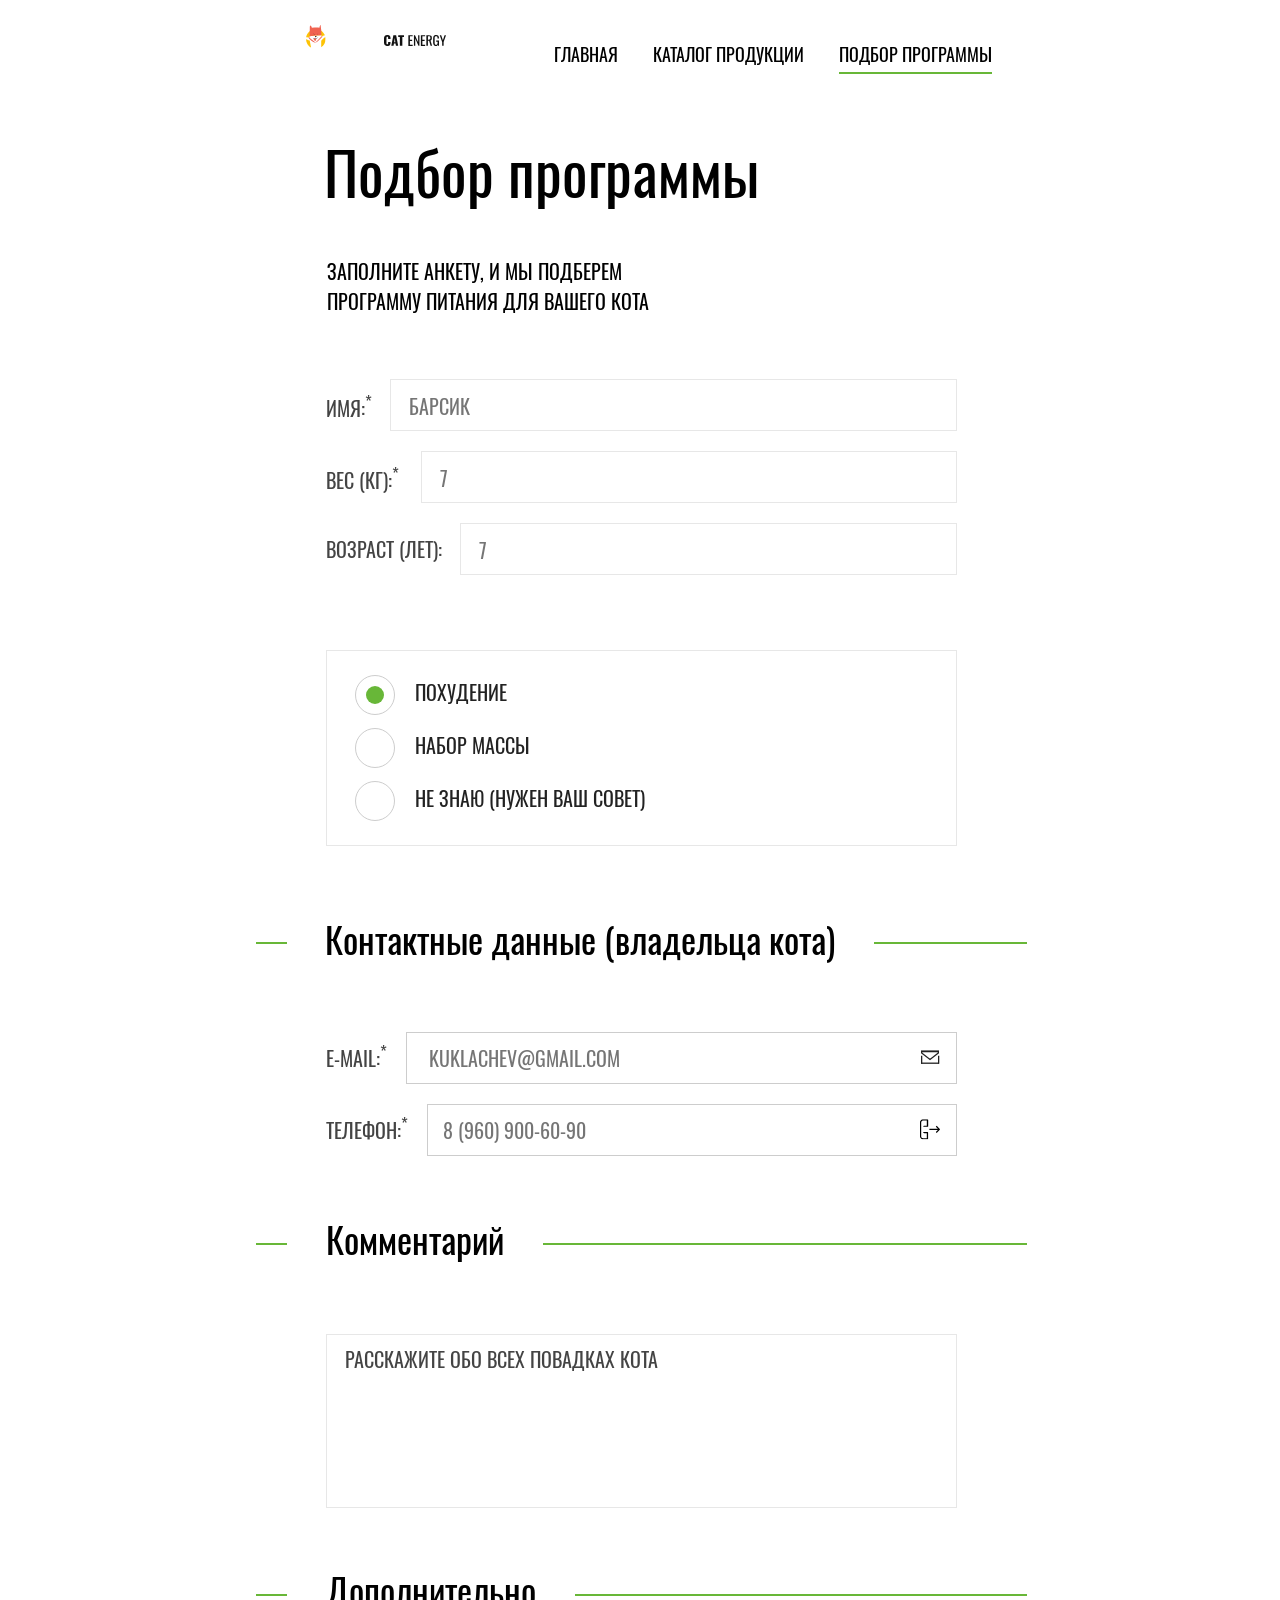
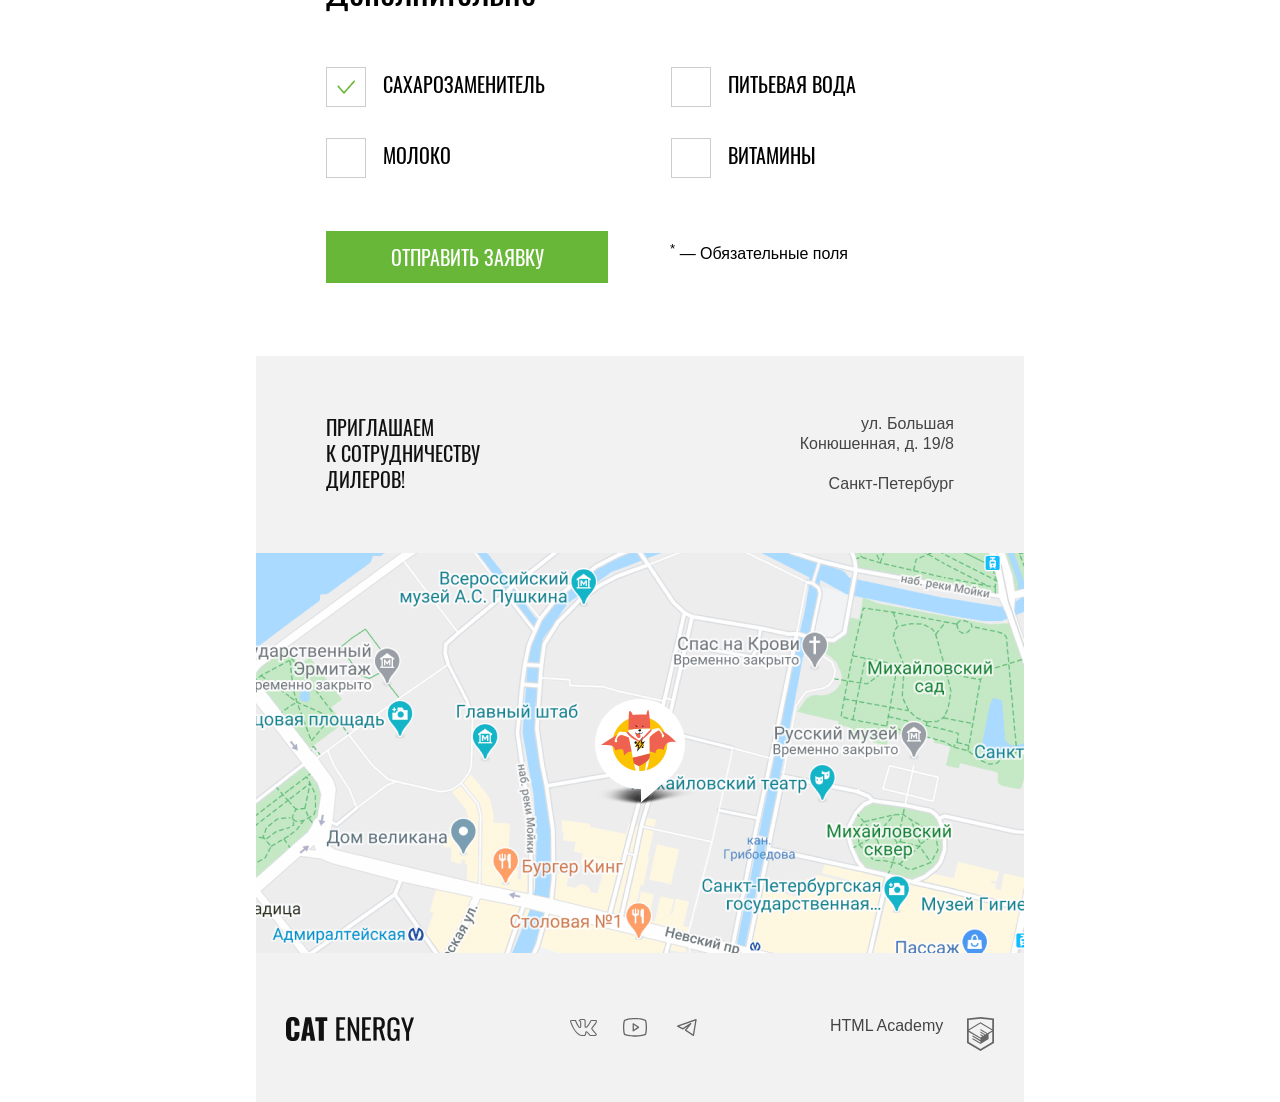
<file: 8/form.html>
<!DOCTYPE html>
<html lang="ru">

<head>
  <meta charset="utf-8">
  <meta name="viewport" content="width=device-width, initial-scale=1">
  <title>HTML Academy: Кэт энерджи</title>
  <link rel="stylesheet" href="css/style.css">
  <base href="https://htmlacademy-adaptive.github.io/1416801-cat-energy-25/8/">
</head>
<body>
  <header class="main-header">
    <div class="main-header__box">
      <div class="main-header__container">
        <div class="main-header__wrapper">
          <a class="main-header__logo-picture" href="#">
            <img src="img/main-header/logo-mobile.svg" alt="Логотип с котом суперменом" width="33" height="37">
          </a>
          <a class="main-header__logo-text logo-text" href="#">
            <img src="img/main-header/logo-text.svg" alt="Логотип" width="101" height="18">
          </a>
          <button class="main-header__toggle main-header__toggle--closed main-header__toggle--nojs" type="button" aria-label="Открыть меню">
            <span class="visually-hidden">Открыть меню</span>
          </button>
        </div>
        <nav class="main-header__navigation navigation main-header--closed main-header--nojs">
          <ul class="navigation__list list">
            <li class="navigation__item">
              <a class="navigation__link" href="index.html" aria-label="Перейти на главную страницу">Главная</a>
            </li>
            <li class="navigation__item">
              <a class="navigation__link" href="catalog.html" aria-label="Перейти на страницу каталога продукции">Каталог продукции</a>
            </li>
            <li class="navigation__item">
              <a class="navigation__link navigation__link--active" href="#" aria-label="Перейти на страницу подбора программы">Подбор программы</a>
            </li>
          </ul>
        </nav>
      </div>
    </div>
  </header>
  <main class="form-main">
    <div class="form-main__wrapper">
      <h1 class="form-main__title">Подбор программы</h1>
      <div class="form-main__form form">
        <form class="form" action="https://echo.htmlacademy.ru" method="get">
          <p class="form__text text">Заполните анкету, и мы подберем программу питания для вашего кота</p>
          <div class="form__container">
            <div class="form__form-field form-field">
              <h2 class="visually-hidden">Анкета для кошек</h2>
              <div class="form-field__wrapper">
                <label class="form-field__name text-form" for="name">Имя:<sup>*</sup></label>
                <input class="form-field__input form-field__input--size-large" type="text" id="name" name="cat-name" placeholder="БАРСИК" required aria-label="Ввести имя питомца">
              </div>
              <div class="form-field__wrapper">
                <label class="form-field__weight text-form" for="weight">Вес (кг):<sup>*</sup></label>
                <input class="form-field__input form-field__input--size-medium" type="number" id="weight" name="cat-weight" placeholder="7" required aria-label="Ввести вес питомца">
              </div>
              <div class="form-field__wrapper">
                <label class="form-field__age text-form" for="age">Возраст (лет):</label>
                <input class="form-field__input form-field__input--size-small" type="number" id="age" name="cat-age" placeholder="7" aria-label="Ввести возраст питомца">
              </div>
            </div>
            <div class="form__switch switch">
              <label class="switch__text text-form" for="weight-loss">
                <input class="visually-hidden switch__input" type="radio" id="weight-loss" name="program" aria-label="Выбрать программу по похудению" checked>
                <span class="switch__control-mark"></span>
                <span class="switch__control-label">Похудение</span>
              </label>
              <label class="switch__text text-form" for="mass-gain">
                <input class="visually-hidden switch__input" type="radio" id="mass-gain" name="program" aria-label="Выбрать программу по набору массы">
                <span class="switch__control-mark"></span>
                <span class="switch__control-label">Набор массы</span>
              </label>
              <label class="switch__text text-form" for="advice" tabindex="0">
                <input class="visually-hidden switch__input" type="radio" id="advice" name="program" aria-label="Выбрать этот пункт, если нужен совет по питанию для кота">
                <span class="switch__control-mark"></span>
                <span class="switch__control-label">Не знаю (Нужен ваш совет)</span>
              </label>
            </div>
            <section class="form__сontact-details сontact-details">
              <div class="contact-details__box">
                <h2 class="сontact-details__title">Контактные данные (владельца кота)</h2>
              </div>
              <div class="сontact-details__wrapper">
                <label class="сontact-details__email text-form" for="email">E-mail:<sup>*</sup>
                  <input class="сontact-details__input contact-details__input--medium" type="email" id="email" name="email"
                    placeholder="kuklachev@gmail.com" aria-label="Указать Email">
                  <svg class="сontact-details__image" aria-hidden="true" focusable="false" width="20" height="15"
                    viewBox="0 0 20 15" fill="none" xmlns="http://www.w3.org/2000/svg">
                    <line x1="1.65" y1="5.84766" x2="1.65" y2="13.8477" stroke="#222222" stroke-width="1.3" />
                    <line x1="18.65" y1="5.84766" x2="18.65" y2="13.8477" stroke="#222222" stroke-width="1.3" />
                    <line x1="1" y1="13.1977" x2="19" y2="13.1977" stroke="#222222" stroke-width="1.3" />
                    <line x1="1" y1="1.19766" x2="19" y2="1.19766" stroke="#222222" stroke-width="1.3" />
                    <path d="M18.35 3.02975L10 9.5242L1.65 3.02975V1.49766H4.5L10 1.49766H15H18.35V3.02975Z"
                      stroke="#222222" stroke-width="1.3" />
                  </svg>
                  <span class="visually-hidden">Email</span>
                </label>
                <label class="сontact-details__phone text-form" for="phone">Телефон:<sup>*</sup>
                  <input class="сontact-details__input contact-details__input--small" type="tel" id="phone" name="phone"
                    placeholder="8 (960) 900-60-90" required aria-label="Ввести номер телефона">
                  <svg class="сontact-details__image" aria-hidden="true" focusable="false" width="20" height="21"
                    viewBox="0 0 20 21" fill="none" xmlns="http://www.w3.org/2000/svg">
                    <g clip-path="url(#clip0_153_253)">
                      <path
                        d="M17.9 9.75275H9.39999V10.9569H17.9L15.8 13.0641L16.7 13.9672L19.8 10.8565C19.8974 10.7263 19.95 10.5678 19.95 10.405C19.95 10.2421 19.8974 10.0837 19.8 9.95344L16.7 6.84277L15.8 7.74587L17.9 9.75275Z"
                        fill="black" />
                      <path
                        d="M8.10001 19.7872V13.5659C8.08846 13.41 8.02154 13.2635 7.91142 13.153C7.80131 13.0425 7.65531 12.9754 7.50001 12.9638H3.10001C3.10516 13.2815 3.23325 13.5848 3.45718 13.8095C3.68112 14.0342 3.98336 14.1627 4.30001 14.1679H6.80001V19.1851H3.10001C2.86326 19.2 2.62591 19.1676 2.40176 19.0896C2.17762 19.0117 1.97115 18.8898 1.79436 18.7311C1.61757 18.5723 1.47399 18.3799 1.37196 18.165C1.26992 17.9501 1.21148 17.717 1.20001 17.4793V3.43111C1.19181 2.96681 1.36516 2.51774 1.68292 2.18013C2.00069 1.84252 2.43758 1.64322 2.90001 1.62492H6.80001V6.64212H4.40001C4.08336 6.64729 3.78112 6.77581 3.55718 7.00052C3.33325 7.22523 3.20516 7.52851 3.20001 7.84625H7.60001C7.75531 7.83466 7.90131 7.76751 8.01142 7.65701C8.12154 7.54651 8.18846 7.40002 8.20001 7.24418V0.922517C8.15232 0.76584 8.06117 0.626022 7.93721 0.519407C7.81325 0.412792 7.66161 0.343785 7.50001 0.320453H3.10001C2.70599 0.307054 2.31321 0.371716 1.94411 0.510744C1.57501 0.649771 1.23684 0.860436 0.948933 1.13069C0.661026 1.40095 0.42903 1.7255 0.266207 2.08579C0.103385 2.44608 0.01293 2.83504 1.46306e-05 3.23043V17.1782C-0.0289644 17.5773 0.0246504 17.978 0.157487 18.3552C0.290324 18.7324 0.499509 19.078 0.771886 19.3701C1.04426 19.6623 1.37394 19.8947 1.74019 20.0529C2.10643 20.211 2.50132 20.2913 2.90001 20.2889H7.50001C7.5735 20.304 7.64943 20.3022 7.72216 20.2839C7.7949 20.2655 7.86259 20.2309 7.92021 20.1828C7.97783 20.1346 8.02391 20.074 8.05504 20.0055C8.08616 19.9371 8.10153 19.8624 8.10001 19.7872Z"
                        fill="black" />
                    </g>
                    <defs>
                      <clipPath id="clip0_153_253">
                        <rect width="20" height="20.0688" fill="white" transform="translate(0 0.320435)" />
                      </clipPath>
                    </defs>
                  </svg>
                  <span class="visually-hidden">Телефон</span>
                </label>
              </div>
            </section>
            <div class="form__comments comments">
              <div class="comments__box">
                <h2 class="comments__title">Комментарий</h2>
              </div>
              <textarea class="comments__field" name="comment" id="comment-field"
                aria-label="Рассказать обо всех повадках кота">Расскажите обо всех повадках кота</textarea>
            </div>
            <section class="form__extra extra">
              <div class="extra__box">
                <h2 class="extra__title">Дополнительно</h2>
              </div>
              <ul class="extra__list list">
                <li class="extra__item">
                  <label class="extra__control text-form" for="sweetener">
                    <input class="visually-hidden extra__input extra__input--checked" type="checkbox" id="sweetener" name="sweetener" aria-label="Указать сахарозаменитель" checked>
                    <span class="extra__control-mark"></span>
                    <span class="extra__control-label">Cахарозаменитель</span>
                  </label>
                </li>
                <li class="extra__item">
                  <label class="extra__control text-form" for="water">
                    <input class="visually-hidden extra__input" type="checkbox" id="water" name="water" aria-label="Указать питьевую воду">
                    <span class="extra__control-mark"></span>
                    <span class="extra__control-label">Питьевая вода</span>
                  </label>
                </li>
                <li class="extra__item">
                  <label class="extra__control text-form" for="milk">
                    <input class="visually-hidden extra__input" type="checkbox" id="milk" name="milk" aria-label="Указать молоко">
                    <span class="extra__control-mark"></span>
                    <span class="extra__control-label">Молоко</span>
                  </label>
                </li>
                <li class="extra__item">
                  <label class="extra__control text-form" for="vitamins">
                    <input class=" visually-hidden extra__input" type="checkbox" id="vitamins" name="vitamins" aria-label="Указать витамины">
                    <span class="extra__control-mark"></span>
                    <span class="extra__control-label">Витамины</span>
                  </label>
                </li>
              </ul>
            </section>
            <div class="form__box">
              <button class="form__button button" type="submit" aria-label="Отправить заявку">Отправить заявку</button>
              <span class="form__option"><sup>*</sup> — Обязательные поля</span>
            </div>
          </div>
        </form>
        <aside class="form-main__information information">
          <div class="information__about about">
            <div class="about__contacts contacts">
              <h2 class="visually-hidden">Контактная информация</h2>
              <p class="contacts__text text">приглашаем к&nbsp;сотрудничеству дилеров!</P>
              <address class="contacts__address address">ул. Большая Конюшенная, д. 19/8 <br class="contacts__br">
                <br class="contacts__br">
                Санкт-Петербург</address>
            </div>
            <div class="about__map map">
              <div class="map__wrapper">
                <div class="map__marker">
                  <h2 class="visually-hidden">Карта</h2>
                  <img class="map__image" src="img/map/map.jpg" alt="Карта" width="320" height="362">
                  <span class="map__point"></span>
                </div>
              </div>
            </div>
          </div>
        </aside>
      </div>
    </div>
  </main>
  <footer class="footer">
    <div class="footer__container">
      <a class="footer__logo logo-text" href="#">
        <img class="footer__image" src="img/footer/footer-logo-2.svg" alt="Логотип Кэт Энерджи" width="128" height="24">
      </a>
      <div class="footer__socials socials">
        <ul class="socials__list list">
          <li class="socials__item">
            <a class="socials__link socials__link--vkontakte" href="#"
              aria-label="Перейти по ссылке на сайт в Контакте">
              <span class="visually-hidden">В контакте</span>
            </a>
          </li>
          <li class="socials__item">
            <a class="socials__link socials__link--youtube" href="#"
              aria-label="Перейти по ссылке на сайт Ютюб">
              <span class="visually-hidden">Ютюб</span>
            </a>
          </li>
          <li class="socials__item">
            <a class="socials__link socials__link--telegram" href="#"
              aria-label="Перейти по ссылке на сайт в Телеграм">
              <span class="visually-hidden">Телеграмм</span>
            </a>
          </li>
        </ul>
      </div>
      <div class="footer__logo-academy logo-academy">
        <a class="logo-academy__link logo-academy__link--htmlacademy" href="https://htmlacademy.ru/intensive/adaptive"
          aria-label="Перейти по ссылке на сайт HTML Academy">HTML Academy</a>
        <a class="logo-academy__link logo-academy__link--htmlacademy" href="https://htmlacademy.ru/intensive/adaptive"
          aria-label="Перейти по ссылке на сайт HTML Academy">
          <svg aria-hidden="true" focusable="false" width="27" height="34" viewBox="0 0 27 34" fill="none" xmlns="http://www.w3.org/2000/svg">
            <path d="M13.6426 0.0157537L13.5 0L0 1.40733V26.0129L13.5 34L27 26.0129V1.40733L13.6426 0.0157537ZM25.2344 25.0151L13.5 31.9573L1.76561 25.0151V14.9293L13.4507 21.8451L13.4701 23.0984L5.45351 18.3548L5.44295 19.5801L13.4894 24.3885L13.5088 25.675L5.46408 20.9174L5.45351 22.1427L13.5 26.9511L21.6239 22.1182V20.8929V16.909L25.2432 14.7595L25.2344 25.0151ZM25.2344 13.4519L22.0147 15.3319L20.5325 16.2071L13.4666 12.0201L13.456 13.2454L19.4957 16.818L19.4429 16.8495L19.3126 16.9247L18.4536 17.4166L13.4666 14.4689L13.456 15.6942L17.3921 18.0222L16.4591 18.6314L16.438 18.6436L13.4666 16.902L13.456 18.1273L15.4029 19.2615L13.4155 20.4483L1.7973 13.5762L13.4349 6.61831L25.2344 13.4519ZM25.2344 12.2266L13.4401 5.31075L1.76561 12.2196V2.9897L13.5 1.76442L25.2344 2.9897V12.2266Z" fill="#666666"/>
          </svg>
          <span class="visually-hidden">HTML Academy</span>
        </a>
      </div>
    </div>
  </footer>
  <script src="js/script.js"></script>
</body>

</html>
</file>
<file: 8/css/style.css>
@font-face {
  font-family: "Oswald";
  src: url("../fonts/oswaldregular.woff2") format("woff2"), url("../fonts/oswaldregular.woff") format("woff");
  font-weight: 400;
  font-style: normal;
  font-display: swap;
}
@font-face {
  font-family: "Oswald";
  src: url("../fonts/oswaldmedium.woff2") format("woff2"), url("../fonts/oswaldmedium.woff") format("woff");
  font-weight: 500;
  font-style: normal;
  font-display: swap;
}
.visually-hidden {
  position: absolute;
  width: 1px;
  height: 1px;
  margin: -1px;
  padding: 0;
  border: 0;
  clip: rect(0 0 0 0);
  overflow: hidden;
}
.font-style {
  font-family: "Arial", "Arial Narrow", sans-serif;
  font-weight: 400;
  font-style: normal;
}
.font-style-title {
  font-weight: 400;
  text-transform: none;
}
.form-field-size {
  font-size: 16px;
  line-height: 18px;
}
body {
  margin: 0 auto;
  font-family: "Oswald", "Tahoma", sans-serif;
  font-style: normal;
  font-weight: 400;
  background-color: #ffffff;
  color: #000000;
  text-transform: uppercase;
}
img {
  max-width: 100%;
  height: auto;
}
.about__contacts {
  padding: 26px 20px;
  background: #ffffff;
}
@media (min-width: 768px) {
  .about__contacts {
    padding: 58px 70px 59px 70px;
  }
}
@media (min-width: 1440px) {
  .about {
    position: relative;
  }
  .about__contacts {
    width: 565px;
    height: 198px;
    background-color: #ffffff;
    position: absolute;
    top: 95px;
    left: 110px;
    box-sizing: border-box;
    order: 2;
    padding: 60px 77px 56px 80px;
  }
}
.additional-goods__box {
  max-width: 1440px;
  margin: 0 auto;
}
.additional-goods__title {
  font-size: 24px;
  line-height: 24px;
  font-weight: 400;
  text-transform: none;
  margin: 0;
  padding-top: 27px;
  margin-bottom: 34px;
  background-color: #ffffff;
  display: inline-block;
  padding-right: 22px;
}
.additional-goods__item {
  position: relative;
}
.additional-goods__item::before {
  position: absolute;
  content: "";
  border-top: 1px solid #cdcdcd;
  width: 100%;
  top: -14px;
  left: 0;
}
.additional-goods__item:last-child::after {
  position: absolute;
  content: "";
  border-bottom: 1px solid #cdcdcd;
  width: 100%;
  top: 116px;
  left: 0;
}
.additional-goods__item:not(:last-child) {
  margin-bottom: 31px;
}
.additional-goods__container {
  padding: 15px 0 23px 0;
}
@media (min-width: 768px) {
  .additional-goods__title {
    font-size: 36px;
    line-height: 36px;
    padding-left: 37px;
    padding-right: 36px;
    margin-bottom: 82px;
  }
  .additional-goods__container {
    padding: 0;
  }
  .additional-goods__list {
    display: grid;
    grid-template-rows: 1fr 1fr 1fr 1fr;
    box-sizing: border-box;
    border-top: 1px solid #cdcdcd;
    border-right: 1px solid #cdcdcd;
    border-left: 1px solid #cdcdcd;
  }
  .additional-goods__item:not(:last-child) {
    margin-bottom: 0;
  }
  .additional-goods__item:last-child::after {
    position: absolute;
    content: "";
    border-bottom: none;
    width: 100%;
    top: 116px;
    left: 0;
  }
  .additional-goods__item {
    position: relative;
    border-bottom: 1px solid #cdcdcd;
  }
  .additional-goods__item::before {
    position: absolute;
    content: "";
    border-top: none;
    width: 100%;
    top: -28px;
    left: 0;
  }
}
@media (min-width: 1440px) {
  .additional-goods__container {
    padding: 0;
  }
  .additional-goods__title {
    padding-left: 39px;
    padding-right: 35px;
    margin-left: -39px;
    margin-bottom: 79px;
  }
  .additional-goods__list {
    display: grid;
    grid-template-rows: 1fr 1fr 1fr 1fr;
    box-sizing: border-box;
    border: none;
  }
  .additional-goods__item {
    border-bottom: 1px solid #cdcdcd;
  }
  .additional-goods__item:first-child {
    border-top: 1px solid #cdcdcd;
  }
}
.advertisement__container {
  padding: 26px 20px 0 20px;
}
.advertisement {
  color: #ffffff;
  background-color: #68b738;
}
.advertisement--background {
  background: url("../img/advertisement/background-mobile.jpg") no-repeat;
}
.advertisement__title {
  font-size: 36px;
  line-height: 36px;
  text-align: center;
  font-weight: 400;
  text-transform: none;
  margin: 0;
  margin-bottom: 26px;
}
.advertisement__button {
  position: relative;
  font-size: 14px;
  line-height: 18px;
  display: block;
  text-align: center;
  margin: 0 auto;
  box-sizing: border-box;
  min-width: 280px;
  min-height: 40px;
  padding: 7px 44px 7px 44px;
}
.advertisement__description {
  font-size: 14px;
  line-height: 14px;
  text-align: center;
  margin-bottom: 29px;
}
.advertisement__image {
  margin: 0 auto;
  display: block;
  margin-bottom: 3px;
}
@media (min-width: 768px) {
  .advertisement {
    color: #000000;
  }
  .advertisement--background {
    background-position: 2000px;
    overflow: hidden;
  }
  .advertisement__container {
    position: relative;
    min-height: 790px;
    padding: 62px 30px 0 30px;
  }
  .advertisement__container::before {
    position: absolute;
    background-image: url("../img/advertisement/index-can-tablet.svg");
    background-repeat: no-repeat;
    content: "";
    height: 609px;
    width: 709px;
    top: 263px;
  }
  .advertisement__title {
    font-size: 60px;
    line-height: 60px;
    padding-left: 86px;
    padding-right: 205px;
    text-align: start;
    margin-bottom: 42px;
  }
  .advertisement__description {
    font-size: 20px;
    line-height: 20px;
    text-align: start;
    margin-bottom: 48px;
    padding-left: 89px;
  }
  .advertisement__image {
    display: none;
  }
  .advertisement__button {
    font-size: 20px;
    line-height: 20px;
    display: block;
    text-align: center;
    box-sizing: border-box;
    min-width: 244px;
    min-height: 54px;
    padding: 14px 26px;
    margin-left: 90px;
  }
}
@media (min-width: 1440px) {
  .advertisement__container {
    position: relative;
    padding: 122px 110px 0 110px;
    min-height: 470px;
  }
  .advertisement__container::before {
    background-image: url("../img/advertisement/index-can-desktop.svg");
    height: 499px;
    width: 552px;
    top: 39px;
    left: 558px;
  }
  .advertisement__title {
    padding-left: 81px;
    padding-right: 578px;
    margin-bottom: 39px;
  }
  .advertisement__description {
    padding-left: 80px;
    margin-bottom: 52px;
  }
  .advertisement__button {
    margin-left: 80px;
  }
}
.button {
  background-color: #68b738;
  color: #ffffff;
  font-family: inherit;
  text-transform: uppercase;
  border: none;
}
.card__title {
  margin: 0;
  font-weight: 400;
  font-size: 16px;
  line-height: 20px;
  color: #222222;
  padding-right: 64px;
  margin-bottom: 15px;
}
.card__container {
  display: grid;
  grid-template-columns: 1fr 1fr;
  align-items: center;
  margin-bottom: 20px;
}
.card__description {
  padding-top: 20px;
}
.card__image {
  padding-left: 36px;
}
.card__feature {
  margin: 0;
}
@media (min-width: 768px) {
  .card__container {
    display: flex;
    flex-direction: column;
    padding: 73px 36px 33px 36px;
  }
  .card__title {
    padding-right: 0;
    font-size: 20px;
    line-height: 24px;
  }
  .card__image {
    padding-left: 0;
  }
}
@media (min-width: 1440px) {
  .card__container {
    padding: 73px 15px 33px 20px;
  }
  .card__title {
    padding-right: 0;
    font-size: 20px;
    line-height: 21px;
  }
}
.catalog-main {
  width: 320px;
  margin: 0 auto;
  border-top: 1px solid #e6e6e6;
}
.catalog-main__title {
  font-weight: 400;
  text-transform: none;
  font-size: 36px;
  line-height: 36px;
  margin: 0;
  padding: 27px 22px 41px 20px;
}
.catalog-main__catalog {
  padding-bottom: 24px;
}
.catalog-main__offer {
  padding: 0 20px;
  position: relative;
  box-sizing: border-box;
  width: 100%;
  border-top: 1px solid #ebebeb;
}
.catalog-main__offer::before,
.catalog-main__offer::after {
  position: absolute;
  content: "";
  border-top: 1px solid #ebebeb;
  height: 100%;
  z-index: -1;
  top: -1px;
}
.catalog-main__offer::before {
  left: calc(((100vw - 280px) / 2) * -1);
  width: calc((100vw - 280px) / 2);
}
.catalog-main__offer::after {
  right: calc(((100vw - 280px) / 2) * -1);
  width: calc((100vw - 280px) / 2);
}
@media (min-width: 768px) {
  .catalog-main {
    width: 768px;
    margin: 0 auto;
    border-top: none;
  }
  .catalog-main__wrapper {
    width: 708px;
    padding: 0 30px;
  }
  .catalog-main__title {
    font-size: 60px;
    line-height: 60px;
    padding: 63px 22px 41px 0;
  }
  .catalog-main__offer {
    border-top: none;
    padding: 173px 0 0 0;
  }
  .catalog-main__offer::before,
  .catalog-main__offer::after {
    border-top: none;
  }
}
@media (min-width: 1440px) {
  .catalog-main {
    width: 1440px;
    margin: 0 auto;
  }
  .catalog-main__wrapper {
    width: 1220px;
    padding: 0 110px 86px 110px;
  }
  .catalog-main__offer {
    display: flex;
    justify-content: space-between;
    align-items: flex-end;
    padding: 126px 0 0 0;
  }
  .catalog-main__title {
    padding: 86px 22px 41px 0;
  }
}
.catalog__list {
  display: grid;
  grid-template-columns: 1fr;
  row-gap: 25px;
}
.catalog__item {
  padding: 0 20px;
  border-top: 1px solid #ebebeb;
}
.catalog__button {
  font-size: 16px;
  line-height: 20px;
  display: block;
  text-align: center;
  margin: 0 auto;
  box-sizing: border-box;
  min-width: 280px;
  min-height: 40px;
  padding: 10px 109px 10px 109px;
}
@media (min-width: 768px) {
  .catalog__list {
    display: grid;
    grid-template-columns: 1fr 1fr;
    grid-row-gap: 141px;
    grid-column-gap: 60px;
  }
  .catalog__item {
    padding-bottom: 0;
    background-color: #f2f2f2;
  }
  .catalog__button {
    min-width: 248px;
    padding: 10px 93px;
  }
}
@media (min-width: 1440px) {
  .catalog__list {
    display: grid;
    grid-template-columns: 245px 245px 245px 245px;
    grid-row-gap: 143px;
    grid-column-gap: 80px;
  }
  .catalog__button {
    min-width: 168px;
    padding: 10px 53px;
  }
}
.comments__box {
  max-width: 1440px;
  margin: 0 auto;
}
.comments__title {
  font-weight: 400;
  text-transform: none;
  font-size: 24px;
  line-height: 26px;
  margin: 0;
  margin-bottom: 37px;
  background-color: #ffffff;
  display: inline-block;
  padding-right: 22px;
}
.comments__field {
  font-size: 16px;
  line-height: 18px;
  color: #444444;
  font-family: inherit;
  text-transform: uppercase;
  min-width: 280px;
  padding: 9px 12px 103px 15px;
  border: 1px solid #e7e7e7;
  box-sizing: border-box;
  resize: none;
}
@media (min-width: 768px) {
  .comments__title {
    font-size: 36px;
    line-height: 36px;
    margin-bottom: 77px;
    margin-left: -39px;
    padding-left: 39px;
    padding-right: 39px;
  }
  .comments__field {
    font-size: 20px;
    line-height: 30px;
    min-width: 631px;
    min-height: 174px;
    padding-left: 18px;
  }
}
@media (min-width: 1440px) {
  .comments__field {
    min-width: 1220px;
  }
}
.contacts {
  display: flex;
}
.contacts__text {
  font-size: 16px;
  line-height: 20px;
  color: #111111;
  margin: 0;
  margin-right: 18px;
}
.contacts__address {
  font-family: "Arial", "Arial Narrow", sans-serif;
  font-style: normal;
  font-weight: 400;
  text-transform: none;
  color: #444444;
  font-size: 14px;
  line-height: 20px;
}
.contacts__br {
  display: none;
}
@media (min-width: 768px) {
  .contacts {
    justify-content: space-between;
    background-color: #f2f2f2;
  }
  .contacts__text {
    width: 172px;
    font-size: 20px;
    line-height: 26px;
  }
  .contacts__address {
    width: 159px;
    font-size: 16px;
    line-height: 20px;
    text-align: end;
  }
  .contacts__br {
    display: block;
  }
}
@media (min-width: 1440px) {
  .contacts__address {
    text-align: start;
  }
  .contacts {
    background-color: #ffffff;
  }
}
.сontact-details__wrapper {
  display: flex;
  flex-direction: column;
  padding: 0;
}
.contact-details__box {
  max-width: 1440px;
  margin: 0 auto;
  padding-right: 79px;
}
.сontact-details__title {
  font-weight: 400;
  text-transform: none;
  font-size: 24px;
  line-height: 26px;
  margin: 0;
  margin-bottom: 34px;
  background-color: #ffffff;
  display: inline-block;
}
.сontact-details__input {
  font-size: 16px;
  line-height: 18px;
  color: #444444;
  font-family: inherit;
  text-transform: uppercase;
  padding: 13px 19px 11px 13px;
  margin-bottom: 14px;
  margin-left: 9px;
  border: 1px solid #cdcdcd;
}
.сontact-details__email,
.сontact-details__phone {
  position: relative;
}
.contact-details__input--medium {
  width: 184px;
}
.contact-details__input--small {
  width: 167px;
}
.сontact-details__image {
  position: absolute;
  width: 20px;
  height: 21px;
  top: 13px;
  left: 247px;
}
@media (min-width: 768px) {
  .сontact-details__title {
    font-size: 36px;
    line-height: 36px;
    margin-bottom: 75px;
    padding-right: 39px;
    padding-left: 38px;
    margin-left: -39px;
  }
  .сontact-details__input {
    font-size: 20px;
    line-height: 30px;
    min-width: 450px;
    min-height: 52px;
    margin-bottom: 20px;
    margin-left: 14px;
    padding: 10px 19px 10px 22px;
    box-sizing: border-box;
  }
  .сontact-details__image {
    top: 15px;
    left: 594px;
  }
  .contact-details__input--medium {
    width: 551px;
  }
  .contact-details__input--small {
    width: 530px;
    padding-left: 15px;
  }
}
@media (min-width: 1440px) {
  .сontact-details__wrapper {
    flex-direction: row;
    justify-content: space-between;
  }
  .сontact-details__title {
    margin-bottom: 75px;
  }
  .contact-details__input--medium {
    width: 486px;
    margin-left: 19px;
    padding-left: 17px;
  }
  .contact-details__input--small {
    width: 472px;
    padding-left: 15px;
  }
  .сontact-details__image {
    top: 15px;
    left: 533px;
  }
}
.description {
  font-family: "Arial", "Arial Narrow", sans-serif;
  font-weight: 400;
  font-style: normal;
  color: #444444;
}
.example__wrapper {
  min-width: 280px;
  background-color: #eaeaea;
  padding: 24px 20px 40px 20px;
}
.example__title {
  font-size: 36px;
  line-height: 40px;
  font-weight: 400;
  text-transform: none;
  margin: 0;
  margin-bottom: 40px;
}
.example__text {
  font-size: 14px;
  line-height: 18px;
  font-weight: 400;
  text-transform: none;
  margin: 0;
  margin-bottom: 33px;
}
.example__container {
  display: flex;
  flex-direction: column;
  margin-bottom: 40px;
}
.example__inner {
  position: relative;
  display: flex;
  flex-direction: row;
  justify-content: space-between;
  margin-bottom: 20px;
}
.example__option {
  position: relative;
  display: flex;
  flex-direction: column;
  align-items: center;
  width: 124px;
}
.example__option::before {
  position: absolute;
  width: 124px;
  height: 56px;
  content: "";
  background: url("../img/example/border-mobile.png") no-repeat;
  z-index: 2;
  top: -14px;
  left: 0;
}
.example__option--position {
  flex-direction: row;
  justify-content: center;
}
.example__cost {
  display: flex;
}
.example__weight {
  margin-bottom: 10px;
}
.example__time {
  margin-bottom: 10px;
}
.example__decline,
.example__spending {
  font-size: 12px;
  line-height: 100%;
  font-family: "Arial", "Arial Narrow", sans-serif;
  font-style: normal;
  font-weight: 400;
  text-transform: none;
  padding: 0 30px;
  text-align: center;
}
.example__expense,
.example__total {
  font-size: 14px;
  line-height: 20px;
}
.example__slider {
  overflow: hidden;
}
.example__br {
  display: none;
}
@media (min-width: 768px) {
  .example__wrapper {
    min-width: 768;
    padding: 0;
    display: flex;
    flex-direction: column;
    background-color: #eaeaea;
  }
  .example__container {
    display: flex;
    flex-direction: row;
    justify-content: space-between;
    margin: 0;
  }
  .example__inner {
    margin: 0;
  }
  .example__option {
    display: flex;
    flex-direction: column;
    align-items: center;
    width: 162px;
    margin-right: 42px;
  }
  .example__option::before {
    width: 162px;
    height: 72px;
    background: url("../img/example/border-tablet.png") no-repeat;
    top: -14px;
    left: 0;
  }
  .example__option--position {
    flex-direction: column;
    align-items: flex-end;
    justify-content: start;
  }
  .example__title {
    font-size: 60px;
    line-height: 60px;
    margin: 0;
    padding: 43px 30px 66px 30px;
    background-color: #ffffff;
  }
  .example__box {
    padding: 0 30px 252px 30px;
    background-color: #ffffff;
  }
  .example__text {
    font-size: 16px;
    line-height: 24px;
    margin-bottom: 65px;
  }
  .example__br {
    display: block;
  }
  .example__decline,
  .example__spending {
    font-size: 14px;
    line-height: 14px;
    padding: 0 10px;
  }
  .example__total,
  .example__expense {
    font-size: 20px;
  }
  .example__expense {
    margin-bottom: 5px;
  }
  .example__slider {
    padding-top: 101px;
    padding-bottom: 55px;
  }
}
@media (min-width: 1440px) {
  .example__wrapper {
    flex-direction: row;
    flex-wrap: wrap;
  }
  .example__box {
    width: 36%;
    padding: 71px 61px 70px 110px;
    background-color: #f2f2f2;
  }
  .example__title {
    width: 100%;
    padding: 42px 110px 76px 110px;
  }
  .example__text {
    padding-right: 84px;
    margin-bottom: 84px;
  }
  .example__br {
    display: none;
  }
  .example__container {
    display: flex;
    flex-direction: column;
    justify-content: space-between;
    width: 408px;
    margin-bottom: 0;
  }
  .example__option--position {
    flex-direction: row;
    align-items: center;
    justify-content: center;
  }
  .example__cost {
    display: block;
  }
  .example__inner {
    margin-bottom: 56px;
  }
  .example__expense {
    margin-right: 62px;
    margin-bottom: 0;
  }
  .example__slider {
    padding: 0;
    width: 52%;
    background-color: #f2f2f2;
  }
}
.extra__box {
  max-width: 1440px;
  margin: 0 auto;
}
.extra__title {
  font-weight: 400;
  text-transform: none;
  font-size: 24px;
  line-height: 26px;
  margin: 0;
  margin-bottom: 29px;
  background-color: #ffffff;
  display: inline-block;
  padding-right: 23px;
}
.extra__control-label {
  color: #000000;
  padding-left: 12px;
}
.extra__list {
  display: flex;
  flex-direction: column;
}
.extra__item {
  padding: 6px 13px 0 0;
  margin-bottom: 7px;
}
.extra__item:last-child {
  margin-bottom: 0;
}
.extra__control-mark {
  position: relative;
  display: inline-block;
  vertical-align: middle;
  width: 30px;
  height: 30px;
  border: 1px solid #cdcdcd;
  box-sizing: border-box;
  background-color: #ffffff;
}
.extra__control-mark::before {
  position: absolute;
  content: "";
  width: 26px;
  height: 26px;
  top: 50%;
  left: 50%;
  transform: translate(-50%, -50%);
  background: url("../img/extra/checkbox.png") no-repeat;
  display: none;
}
.extra__input:checked + .extra__control-mark::before {
  display: block;
}
@media (min-width: 768px) {
  .extra__title {
    font-size: 36px;
    line-height: 36px;
    margin-bottom: 51px;
    margin-left: -39px;
    padding-left: 39px;
    padding-right: 39px;
  }
  .extra__control-mark {
    width: 40px;
    height: 40px;
  }
  .extra__list {
    display: grid;
    grid-template-columns: 1fr 1fr;
    column-gap: 58px;
  }
  .extra__item {
    margin-bottom: 23px;
    padding: 8px 0 0 0;
  }
  .extra__control {
    padding-top: 2px;
  }
}
@media (min-width: 1440px) {
  .extra__list {
    display: grid;
    grid-template-columns: 1fr 1fr 1fr 1fr;
    column-gap: 80px;
  }
  .extra__control-label {
    padding-left: 14px;
  }
}
.feature {
  font-family: "Arial", "Arial Narrow", sans-serif;
  font-style: normal;
  font-weight: 400;
  text-transform: none;
}
.feature__item {
  font-size: 12px;
  line-height: 16px;
  color: #444444;
  display: flex;
  justify-content: space-between;
}
@media (min-width: 768px) {
  .feature__item {
    font-size: 16px;
    line-height: 16px;
    border-bottom: 1px solid #cdcdcd;
  }
  .feature__item:not(:last-child) {
    margin-bottom: 16px;
  }
}
.footer {
  background: #f2f2f2;
  width: 320px;
  margin: 0 auto;
}
.footer__container {
  padding: 35px 20px 22px 20px;
}
.footer__image {
  padding: 0 76px;
}
.footer__logo-academy {
  display: flex;
  justify-content: space-between;
  align-items: center;
}
.footer-logo {
  margin-bottom: 54px;
}
.footer__socials {
  position: relative;
}
.footer__socials::before {
  position: absolute;
  content: "";
  width: 280px;
  height: 1px;
  left: 0;
  top: 24px;
  border-bottom: 1px solid #d9d9d9;
}
.footer__socials::after {
  position: absolute;
  content: "";
  width: 280px;
  height: 1px;
  left: 0;
  top: 87px;
  border-bottom: 1px solid #d9d9d9;
}
@media (min-width: 768px) {
  .footer {
    width: 768px;
  }
  .footer__container {
    display: flex;
    justify-content: space-between;
    padding: 64px 30px 47px 30px;
  }
  .footer__image {
    padding: 0;
  }
  .footer__logo-academy {
    display: flex;
    align-items: flex-start;
    width: 164px;
  }
  .footer__socials::before {
    width: 0;
  }
  .footer__socials::after {
    width: 0;
  }
}
@media (min-width: 1440px) {
  .footer {
    width: 1440px;
  }
  .footer__container {
    padding: 64px 110px 47px 110px;
  }
}
.form-field__wrapper {
  display: flex;
  justify-content: space-between;
  align-items: center;
  margin-bottom: 15px;
}
.form-field__wrapper:last-child {
  margin-bottom: 0;
}
.form-field__label {
  margin-right: 12px;
}
.form-field__input {
  font-size: 16px;
  line-height: 18px;
  color: #444444;
  font-family: inherit;
  text-transform: uppercase;
  display: block;
  padding: 13px 13px 14px 15px;
  border: 1px solid #e7e7e7;
  box-sizing: border-box;
  height: 45px;
}
.form-field__input--size-large {
  min-width: 229px;
}
.form-field__input--size-medium {
  min-width: 204px;
}
.form-field__input--size-small {
  min-width: 172px;
}
@media (min-width: 768px) {
  .form-field__wrapper {
    margin-bottom: 20px;
  }
  .form-field__input {
    font-size: 20px;
    line-height: 30px;
    text-transform: uppercase;
    color: #444444;
    font-family: inherit;
    padding: 13px 19px 12px 18px;
    display: block;
    border: 1px solid #e7e7e7;
    box-sizing: border-box;
    height: 52px;
  }
  .form-field__input--size-large {
    min-width: 567px;
  }
  .form-field__input--size-medium {
    min-width: 536px;
  }
  .form-field__input--size-small {
    min-width: 497px;
  }
}
@media (min-width: 1440px) {
  .form-field__input {
    margin-left: 17px;
  }
  .form-field__input--size-large {
    min-width: 506px;
  }
  .form-field__input--size-medium {
    min-width: 475px;
  }
  .form-field__input--size-small {
    min-width: 436px;
  }
}
.form-main__wrapper {
  width: 320px;
  margin: 0 auto;
  border-top: 1px solid #e6e6e6;
}
.form-main__title {
  font-weight: 400;
  text-transform: none;
  font-size: 36px;
  line-height: 36px;
  margin: 0;
  padding: 27px 20px 37px 20px;
}
@media (min-width: 768px) {
  .form-main__wrapper {
    width: 768px;
    margin: 0 auto;
    border-top: none;
  }
  .form-main__title {
    font-size: 60px;
    line-height: 60px;
    padding: 63px 30px 55px 68px;
  }
}
@media (min-width: 1440px) {
  .form-main__wrapper {
    width: 1440px;
    margin: 0 auto;
  }
  .form-main__title {
    padding: 85px 110px 55px 110px;
  }
}
.form__container {
  padding: 0 20px 32px 20px;
}
.form__form-field {
  padding: 39px 0 21px 0;
}
.form__text {
  font-size: 14px;
  line-height: 18px;
  margin: 0;
  padding: 0 74px 0 20px;
}
.form__switch {
  position: relative;
  box-sizing: border-box;
  width: 100%;
  border-top: 1px solid #d9d9d9;
  padding: 23px 0 19px 0;
}
.form__switch::before,
.form__switch::after {
  position: absolute;
  content: "";
  border-top: 1px solid #d9d9d9;
  border-bottom: 1px solid #d9d9d9;
  height: 100%;
  z-index: -1;
  top: -1px;
}
.form__switch::before {
  left: calc(((100vw - 280px) / 2) * -1);
  width: calc((100vw - 280px) / 2);
}
.form__switch::after {
  right: calc(((100vw - 280px) / 2) * -1);
  width: calc((100vw - 280px) / 2);
}
.form__сontact-details {
  position: relative;
  padding: 25px 0 0 0;
  border-top: 1px solid #e6e6e6;
}
.form__сontact-details::before {
  position: absolute;
  content: "";
  height: 2px;
  top: 41px;
  left: 0;
  right: -20px;
  background-color: #68b738;
  z-index: -1;
}
.form__comments {
  position: relative;
  padding: 12px 0 0 0;
}
.form__comments::before {
  position: absolute;
  content: "";
  height: 2px;
  top: 28px;
  left: 0;
  right: -20px;
  background-color: #68b738;
  z-index: -1;
}
.form__extra {
  position: relative;
  padding: 19px 0 31px 0;
}
.form__extra::before {
  position: absolute;
  content: "";
  height: 2px;
  top: 35px;
  left: 0;
  right: -20px;
  background-color: #68b738;
  z-index: -1;
}
.form__button {
  font-size: 16px;
  line-height: 20px;
  display: block;
  text-align: center;
  box-sizing: border-box;
  min-width: 280px;
  min-height: 40px;
  padding: 7px 44px 7px 44px;
  margin-bottom: 16px;
}
.form__option {
  font-size: 14px;
  line-height: 16px;
  font-family: "Arial", "Arial Narrow", sans-serif;
  font-style: normal;
  font-weight: 400;
  text-transform: none;
  padding-left: 62px;
}
.form__box {
  display: flex;
  flex-direction: column;
  padding: 0;
}
@media (min-width: 768px) {
  .form__container {
    padding: 0 67px 0 70px;
    display: flex;
    flex-direction: column;
  }
  .form__text {
    font-size: 20px;
    line-height: 30px;
    padding: 0 358px 0 71px;
  }
  .form__form-field {
    padding: 63px 0 75px 0;
  }
  .form__switch {
    padding: 22px 20px 24px 28px;
    border: 1px solid #e7e7e7;
  }
  .form__switch::before,
  .form__switch::after {
    border-top: none;
    border-bottom: none;
  }
  .form__box {
    flex-direction: row;
    padding: 0;
    padding-bottom: 73px;
  }
  .form__button {
    min-height: 52px;
    min-width: 282px;
    font-size: 20px;
    margin-bottom: 0;
    margin-right: 62px;
  }
  .form__option {
    padding-left: 0;
    padding-top: 10px;
    font-size: 16px;
    line-height: 16px;
  }
  .form__сontact-details {
    padding: 75px 0 33px 0;
    border-top: none;
  }
  .form__сontact-details::before {
    top: 96px;
    left: -70px;
    right: -70px;
  }
  .form__comments {
    padding: 12px 0 12px 0;
  }
  .form__comments::before {
    top: 34px;
    left: -70px;
    right: -70px;
  }
  .form__extra {
    padding: 47px 0 30px 0;
  }
  .form__extra::before {
    top: 69px;
    left: -70px;
    right: -70px;
  }
}
@media (min-width: 1440px) {
  .form__text {
    padding: 0 1007px 66px 110px;
  }
  .form__container {
    padding: 0 110px;
    display: flex;
    flex-direction: row;
    flex-wrap: wrap;
    justify-content: space-between;
  }
  .form__form-field {
    padding: 0;
  }
  .form__switch {
    padding: 0;
    width: 570px;
  }
  .form__сontact-details {
    min-width: 1220px;
    padding: 71px 0 33px 0;
  }
  .form__сontact-details::before {
    top: 92px;
    left: -110px;
    right: -110px;
  }
  .form__comments {
    min-width: 1220px;
    padding: 12px 0 0 0;
  }
  .form__comments::before {
    top: 36px;
    left: -110px;
    right: -110px;
  }
  .form__extra {
    min-width: 1220px;
    padding-top: 62px;
    padding-bottom: 38px;
  }
  .form__extra::before {
    top: 86px;
    left: -110px;
    right: -110px;
  }
  .form__button {
    min-width: 568px;
  }
  .form__option {
    padding-left: 21px;
    padding-top: 11px;
  }
  .form__box {
    padding-bottom: 79px;
  }
}
.gift__container {
  position: relative;
}
.gift__text {
  font-family: "Arial", "Arial Narrow", sans-serif;
  font-style: normal;
  font-weight: 400;
  text-transform: none;
  font-size: 16px;
  line-height: 20px;
  color: #ffffff;
  padding: 189px 53px 43px 50px;
  margin: 0;
  text-align: center;
}
.gift__image {
  position: absolute;
  top: 59px;
  left: 50%;
  transform: translate(-50%, 0);
}
.gift__wrapper {
  background: url("../img/gift/gift-backgroud.jpg") no-repeat;
  background-color: rgba(104, 183, 56, 0.85);
  width: 280px;
  min-height: 290px;
}
@media (min-width: 768px) {
  .gift__wrapper {
    min-height: 200px;
    width: 707px;
    background: url("../img/gift/gift-background-tablet.jpg") no-repeat;
  }
  .gift__text {
    padding: 71px 124px 69px 422px;
    text-align: start;
  }
  .gift__image {
    left: 118px;
  }
}
@media (min-width: 1440px) {
  .gift__wrapper {
    background: url("../img/gift/gift-backgroud.jpg") no-repeat;
    background-color: rgba(104, 183, 56, 0.85);
    width: 245px;
    min-height: 290px;
  }
  .gift__text {
    padding: 189px 43px 42px 41px;
    text-align: center;
  }
  .gift__image {
    left: 124px;
  }
}
.instruction__title {
  font-size: 36px;
  line-height: 40px;
  font-weight: 400;
  text-transform: none;
  margin: 0;
  margin-bottom: 42px;
}
.instruction__description {
  text-transform: none;
  font-size: 14px;
  line-height: 18px;
}
.instruction__item {
  position: relative;
  padding-left: 80px;
  margin-bottom: 26px;
}
.instruction__item::before {
  position: absolute;
  background-color: #68b738;
  width: 60px;
  height: 60px;
  left: 0;
  top: 0;
  content: "";
}
.instruction__item--first {
  position: relative;
}
.instruction__item--first::after {
  position: absolute;
  background-image: url("../img/instruction/icon-leaf.svg");
  background-repeat: no-repeat;
  width: 60px;
  height: 60px;
  left: 15px;
  top: 14px;
  content: "";
}
.instruction__item--second {
  position: relative;
}
.instruction__item--second::after {
  position: absolute;
  background-image: url("../img/instruction/icon-tub.svg");
  background-repeat: no-repeat;
  width: 60px;
  height: 60px;
  content: "";
  left: 15px;
  top: 13px;
}
.instruction__item--third {
  position: relative;
}
.instruction__item--third::after {
  position: absolute;
  background-image: url("../img/instruction/icon-eat.svg");
  background-repeat: no-repeat;
  width: 60px;
  height: 60px;
  content: "";
  left: 18px;
  top: 15px;
}
.instruction__item--fourth {
  position: relative;
  margin-bottom: 0;
}
.instruction__item--fourth::after {
  position: absolute;
  background-image: url("../img/instruction/icon-alarm.svg");
  background-repeat: no-repeat;
  width: 60px;
  height: 60px;
  content: "";
  left: 14px;
  top: 13px;
}
.instruction__count--disabled {
  display: none;
}
@media (min-width: 768px) {
  .instruction {
    display: flex;
    flex-direction: column;
  }
  .instruction__list {
    display: grid;
    grid-template-columns: 1fr 1fr;
    grid-column-gap: 60px;
    grid-row-gap: 41px;
  }
  .instruction__item {
    padding: 0;
    margin: 0;
    padding-bottom: 92px;
  }
  .instruction__item::before {
    position: absolute;
    background-color: #68b738;
    width: 80px;
    height: 80px;
    left: 0;
    top: 0;
    content: "";
  }
  .instruction__item--first::after {
    width: 80px;
    height: 80px;
    left: 24px;
    top: 25px;
  }
  .instruction__item--second::after {
    width: 80px;
    height: 80px;
    left: 24px;
    top: 24px;
  }
  .instruction__item--third::after {
    width: 80px;
    height: 80px;
    left: 27px;
    top: 25px;
  }
  .instruction__item--fourth::after {
    width: 80px;
    height: 80px;
    left: 24px;
    top: 23px;
  }
  .instruction__title {
    font-size: 60px;
    line-height: 60px;
    margin-bottom: 72px;
  }
  .instruction__description {
    margin: 0;
    font-size: 16px;
    line-height: 24px;
    padding-top: 112px;
    padding-right: 60px;
  }
  .instruction__count--disabled {
    position: absolute;
    display: block;
    font-size: 280px;
    line-height: 280px;
    color: #f2f2f2;
    width: 136px;
    height: 280px;
    top: -41px;
    left: 115px;
    z-index: -2;
  }
}
@media (min-width: 1440px) {
  .instruction__list {
    justify-content: space-between;
    display: grid;
    grid-template-columns: repeat(4, 1fr);
    grid-column-gap: 75px;
  }
  .instruction__item {
    width: 250px;
    padding-bottom: 82px;
  }
  .instruction__title {
    margin-bottom: 71px;
  }
  .instruction__description {
    padding-right: 0;
  }
}
.link-item {
  text-decoration: none;
  color: inherit;
}
@media (min-width: 768px) {
  .link-item__button {
    font-size: 20px;
    line-height: 30px;
  }
}
.list {
  list-style-type: none;
  padding: 0;
  margin: 0;
}
.logo-academy__link {
  font-family: "Arial", "Arial Narrow", sans-serif;
  font-style: normal;
  font-weight: 400;
  text-transform: none;
  font-size: 16px;
  line-height: 18px;
  color: #444444;
  text-decoration: none;
}
.main-header {
  width: 320px;
  margin: 0 auto;
}
.main-header__container {
  position: relative;
  display: flex;
  flex-direction: column;
  width: 320px;
}
.main-header__wrapper {
  height: 65px;
  width: 280px;
  display: flex;
  justify-content: flex-start;
  align-items: center;
  padding: 13px 20px 13px 20px;
  box-sizing: border-box;
}
.main-header__toggle {
  position: absolute;
  top: -3px;
  right: 0;
  z-index: 2;
  display: block;
  width: 64px;
  height: 65px;
  cursor: pointer;
  border: none;
  background-color: transparent;
}
.main-header__navigation {
  position: absolute;
  background-color: #ffffff;
  width: 100%;
  top: 65px;
  display: none;
}
.main-header__toggle--closed::before {
  content: "";
  position: absolute;
  top: 24px;
  left: 20px;
  width: 24px;
  height: 1.5px;
  background-color: #000000;
  box-shadow: 0 8px 0 0 #000000, 0 16px 0 0 #000000;
}
.main-header__toggle--opened::after,
.main-header__toggle--opened::before {
  content: "";
  position: absolute;
  top: 30px;
  left: 20px;
  width: 25px;
  height: 2px;
  background-color: #000000;
  box-shadow: none;
}
.main-header__toggle--opened::before {
  transform: rotate(45deg);
}
.main-header__toggle--opened::after {
  transform: rotate(-45deg);
}
.main-header--closed {
  display: none;
}
.main-header--opened {
  display: block;
}
.main-header--nojs {
  position: static;
  background-color: #ffffff;
  width: 100%;
  top: 65px;
  display: block;
}
.main-header__toggle--nojs {
  display: none;
}
.main-header__box {
  display: flex;
  flex-direction: column;
}
.main-header__logo-picture {
  margin-right: 58px;
}
@media (min-width: 768px) {
  .main-header {
    width: 768px;
    margin: 0 auto;
  }
  .main-header__container {
    display: flex;
    flex-direction: row;
    justify-content: space-between;
    width: 708px;
    padding: 0 30px;
  }
  .main-header__wrapper {
    display: flex;
    height: 78px;
    align-items: center;
    justify-content: space-between;
    width: 180px;
  }
  .main-header__navigation {
    position: relative;
    top: 0;
    width: 440px;
    background-color: inherit;
    padding-top: 36px;
  }
  .main-header--closed {
    display: block;
  }
  .main-header__toggle {
    display: none;
  }
}
@media (min-width: 1440px) {
  .main-header {
    width: 1440px;
    margin: 0 auto;
  }
  .main-header__container {
    width: 1220px;
    padding: 0 110px;
  }
  .main-header--background {
    background: url("../img/main-header/background-desktop.jpg") no-repeat right top;
  }
  .main-header__navigation {
    width: 478px;
    padding-top: 66px;
  }
}
.map__wrapper {
  background-color: #f2f2f2;
}
.map__marker {
  position: relative;
}
.map__point {
  position: absolute;
  width: 57px;
  height: 53px;
  background-image: url("../img/map/marker.png");
  background-repeat: no-repeat;
  left: 134px;
  top: 139px;
}
@media (min-width: 768px) {
  .map__image {
    display: none;
  }
  .map__wrapper {
    background: url("../img/map/map-tablet.jpg") no-repeat;
    height: 400px;
  }
  .map__point {
    width: 113px;
    height: 106px;
    background-image: url("../img/map/marker-tablet.png");
    left: 334px;
    top: 146px;
  }
}
@media (min-width: 1440px) {
  .map__wrapper {
    background: url("../img/map/map-desktop.jpg") no-repeat;
  }
  .map__point {
    left: 908px;
    top: 131px;
  }
}
.navigation__list {
  display: flex;
  flex-direction: column;
  justify-content: space-between;
  align-items: center;
}
.navigation__item {
  padding: 22px 0 24px 0;
  border-top: 1px solid #e6e6e6;
  width: 100%;
}
.navigation__link {
  display: block;
  text-align: center;
  text-decoration: none;
  font-weight: 500;
  font-size: 20px;
  line-height: 20px;
  color: #000000;
}
@media (min-width: 768px) {
  .navigation__list {
    display: flex;
    flex-direction: row;
    flex-wrap: wrap;
    min-height: 36px;
  }
  .navigation__item {
    padding: 0;
    border: none;
    width: auto;
    margin-right: 2px;
  }
  .navigation__link {
    font-weight: 400;
    font-size: 18px;
    line-height: 24px;
  }
  .navigation__link--active {
    position: relative;
  }
  .navigation__link--active::before {
    position: absolute;
    content: "";
    width: auto;
    height: 2px;
    border-bottom: 2px solid #68b738;
    left: 0;
    right: 0;
    bottom: -8px;
  }
}
@media (min-width: 1440px) {
  .navigation__link--color-white {
    color: #ffffff;
  }
  .navigation__link {
    font-size: 20px;
    line-height: 30px;
  }
  .navigation__link--active {
    position: relative;
  }
  .navigation__link--active::before {
    position: absolute;
    content: "";
    width: auto;
    height: 2px;
    border-bottom: 2px solid #68b738;
    left: 0;
    right: 0;
    bottom: -9px;
  }
}
.new-card__icon {
  position: relative;
  top: 41px;
  left: 50%;
  transform: translate(-50%, -50%);
}
.new-card__icon::after {
  content: "";
  position: absolute;
  height: 2px;
  width: 30px;
  top: 50%;
  left: 50%;
  transform: translate(-50%, -50%);
  background-color: hsl(0, 0%, 83%);
}
.new-card__icon::before {
  content: "";
  position: absolute;
  height: 2px;
  width: 30px;
  top: 50%;
  left: 50%;
  transform: translate(-50%, -50%) rotate(90deg);
  background-color: hsl(0, 0%, 83%);
}
.new-card__text {
  font-size: 16px;
  line-height: 20px;
  color: #111111;
  text-align: center;
  margin: 0;
  padding-top: 80px;
  margin-bottom: 6px;
}
.new-card__banner {
  font-size: 12px;
  line-height: 16px;
  font-family: "Arial", "Arial Narrow", sans-serif;
  font-style: normal;
  font-weight: 400;
  text-transform: none;
  color: #444444;
  text-align: center;
  margin: 0;
  margin-bottom: 19px;
}
.new-card__button {
  font-size: 16px;
  line-height: 20px;
  display: block;
  text-align: center;
  margin: 0 auto;
  box-sizing: border-box;
  min-width: 280px;
  min-height: 40px;
  padding: 10px 94px 10px 94px;
}
.new-card__button--show-all {
  background-color: #f2f2f2;
  color: #444444;
}
@media (min-width: 768px) {
  .new-card {
    background-color: #ffffff;
    border: 2px solid #f2f2f2;
    box-sizing: border-box;
  }
  .new-card__text {
    padding: 161px 94px 0 92px;
    margin-bottom: 23px;
    font-size: 20px;
    line-height: 22px;
  }
  .new-card__banner {
    padding-left: 76px;
    padding-right: 77px;
    margin-bottom: 87px;
    font-size: 16px;
    line-height: 18px;
  }
  .new-card__button {
    min-width: 249px;
    font-size: 16px;
    line-height: 0;
    padding: 20px 79px 20px 79px;
  }
  .new-card__icon::after {
    width: 60px;
  }
  .new-card__icon::before {
    width: 60px;
  }
}
@media (min-width: 1440px) {
  .new-card__text {
    padding: 161px 53px 0 54px;
    margin-bottom: 23px;
    font-size: 20px;
    line-height: 22px;
  }
  .new-card__banner {
    padding-left: 39px;
    padding-right: 39px;
    margin-bottom: 87px;
    font-size: 16px;
    line-height: 18px;
  }
  .new-card__button {
    min-width: 168px;
    padding: 0;
    margin: 0 18px;
  }
}
.offer__gift {
  padding: 32px 0;
}
.offer__additional-goods {
  position: relative;
}
.offer__additional-goods::before {
  position: absolute;
  content: "";
  height: 2px;
  top: 41px;
  left: 0;
  right: -20px;
  background-color: #68b738;
  z-index: -1;
}
@media (min-width: 768px) {
  .offer__gift {
    padding: 65px 0 76px 0;
  }
  .offer__additional-goods::before {
    top: 49px;
    left: -30px;
    right: -30px;
  }
}
@media (min-width: 1440px) {
  .offer__gift {
    padding: 0;
  }
  .offer__additional-goods::before {
    top: 49px;
    left: -110px;
    right: -434px;
  }
}
.page-main {
  width: 320px;
  margin: 0 auto;
}
@media (min-width: 768px) {
  .page-main {
    width: 768px;
    margin: 0 auto;
  }
}
@media (min-width: 1440px) {
  .page-main {
    width: 1440px;
    margin: 0 auto;
  }
}
.price__name {
  font-size: 16px;
  line-height: 16px;
  color: #222222;
  display: block;
  margin-bottom: 13px;
}
.price__list {
  margin: 0;
}
.price__item {
  font-family: "Arial", "Arial Narrow", sans-serif;
  font-style: normal;
  font-weight: 400;
  text-transform: none;
  font-size: 14px;
  line-height: 14px;
  color: #444444;
  display: flex;
  justify-content: space-between;
  margin-bottom: 15px;
}
.price__button {
  font-size: 16px;
  line-height: 20px;
  display: block;
  text-align: center;
  margin: 0 auto;
  box-sizing: border-box;
  width: 280px;
  min-height: 40px;
  padding: 10px 109px 10px 109px;
}
@media (min-width: 768px) {
  .price__wrapper {
    display: flex;
    justify-content: space-between;
    align-items: baseline;
    flex-wrap: wrap;
    padding: 24px 38px 30px 36px;
  }
  .price__name {
    font-size: 20px;
    line-height: 20px;
    margin-bottom: 24px;
  }
  .price__item {
    text-align: end;
  }
  .price__unit,
  .price__value {
    font-size: 16px;
    line-height: 20px;
  }
  .price__value {
    margin-left: 53px;
    min-width: 40px;
  }
  .price__button {
    width: 632px;
  }
}
@media (min-width: 1440px) {
  .price__wrapper {
    display: grid;
    grid-template-columns: 1fr 1fr 244px;
    column-gap: 0;
    width: 895px;
    padding: 18px 0 12px 0;
  }
  .price__name {
    margin: 0;
    padding: 0;
  }
  .price__item {
    margin: 0;
  }
  .price__unit {
    font-size: 16px;
    line-height: 20px;
    margin-right: 41px;
    text-align: start;
  }
  .price__value {
    font-size: 16px;
    line-height: 20px;
    margin-right: 41px;
    text-align: start;
  }
  .price__list {
    margin: 0;
  }
  .price__button {
    width: 244px;
    padding: 10px 26px 10px 26px;
    margin-left: auto;
  }
}
.program-selection__program {
  padding: 0 20px;
}
.program-selection__instruction {
  padding-top: 20px;
  padding-bottom: 41px;
}
@media (min-width: 768px) {
  .program-selection__program {
    width: 708px;
    padding: 0 30px;
  }
  .program-selection__instruction {
    padding-top: 43px;
    padding-bottom: 11px;
  }
}
@media (min-width: 1440px) {
  .program-selection__program {
    width: 1220px;
    padding: 0 110px;
  }
  .program-selection__instruction {
    padding-top: 72px;
    padding-bottom: 0;
  }
}
.program__container {
  width: 280px;
  margin: 0 auto;
  padding-top: 20px;
}
.program__title {
  display: block;
  font-size: 24px;
  line-height: 37px;
  margin: 0;
  padding-left: 71px;
  margin-bottom: 32px;
}
.program__text {
  position: relative;
  font-size: 14px;
  line-height: 18px;
  text-transform: none;
  margin: 0;
  margin-bottom: 38px;
}
.program__text::before {
  position: absolute;
  content: "";
  width: 240px;
  height: 1px;
  left: 0;
  top: 110px;
  border-bottom: 1px solid #d9d9d9;
}
.program__item {
  position: relative;
  background-color: #f2f2f2;
  margin-bottom: 20px;
  padding: 28px 33px 17px 20px;
}
.program__item:last-child {
  margin-bottom: 0;
}
.program__image {
  position: absolute;
  top: 22px;
  left: 13px;
  width: 67px;
  height: 53px;
}
.program__link {
  position: relative;
}
.program__link::before {
  position: absolute;
  background-image: url("../img/program/arrow-right.svg");
  background-repeat: no-repeat;
  width: 32px;
  height: 10px;
  content: "";
  left: 101px;
  top: 6px;
}
@media (min-width: 768px) {
  .program__container {
    min-width: 708px;
    margin: 0 auto;
  }
  .program__list {
    display: flex;
    flex-direction: column;
  }
  .program__item {
    padding: 77px 62px 57px 52px;
    margin-bottom: 30px;
  }
  .program__title {
    font-size: 36px;
    line-height: 36px;
    padding-left: 0;
    margin-bottom: 27px;
  }
  .program__text {
    font-size: 16px;
    line-height: 24px;
    padding-right: 254px;
    margin-bottom: 50px;
  }
  .program__text::before {
    width: 0;
  }
  .program__image {
    top: 80px;
    left: 446px;
    width: 200px;
    height: 211px;
  }
  .program__image--set {
    top: 90px;
    left: 411px;
    width: 268px;
    height: 200px;
  }
  .program__link {
    position: relative;
    width: 165px;
    height: 38px;
  }
  .program__link::before {
    left: 133px;
    top: 3px;
  }
}
@media (min-width: 1440px) {
  .program__container {
    min-width: 1220px;
    margin: 0 auto;
    padding-top: 81px;
  }
  .program__list {
    display: flex;
    flex-direction: row;
    justify-content: space-between;
  }
  .program__item {
    width: 570px;
    padding: 79px 50px 59px 52px;
    box-sizing: border-box;
    margin-bottom: 0;
  }
  .program__title {
    padding-left: 162px;
    margin-bottom: 72px;
  }
  .program__text {
    font-size: 16px;
    line-height: 24px;
    padding-right: 0;
    margin-bottom: 28px;
  }
  .program__image {
    top: 42px;
    left: 52px;
    width: 100px;
    height: 106px;
  }
  .program__image--set {
    top: 48px;
    left: 33px;
    width: 134px;
    height: 100px;
  }
}
.slider__images {
  width: 200%;
  margin-bottom: 247px;
}
.slider__image {
  display: block;
  width: 280px;
  height: 232px;
  float: left;
}
.slider__inner {
  position: relative;
}
.slider__controls {
  display: flex;
  justify-content: space-between;
  padding: 4px 41px;
  margin: 0;
}
.slider__switch {
  position: absolute;
  width: 86px;
  height: 14px;
  background-color: #ffffff;
  border: 1px solid #cdcdcd;
  box-sizing: border-box;
  border-radius: 6px;
  left: 96px;
  top: -10px;
}
.slider__label {
  font-size: 16px;
  line-height: 20px;
}
.slider__button {
  position: absolute;
  width: 36px;
  height: 6px;
  background-color: #68b738;
  border-radius: 6px;
  top: 3px;
  left: 7px;
}
@media (min-width: 768px) {
  .slider__images {
    margin-bottom: 262px;
  }
  .slider__button {
    position: absolute;
    width: 33px;
    height: 34px;
    background-color: #ffffff;
    border-radius: 50%;
    top: -15px;
    left: 196px;
    border: 1px solid #cdcdcd;
    box-sizing: border-box;
  }
  .slider__button--circle {
    position: absolute;
    width: 8px;
    height: 8px;
    background-color: #68b738;
    border-radius: 50%;
    top: -2px;
    left: 209px;
  }
  .slider__switch {
    left: 171px;
    top: 4px;
    width: 426px;
    height: 6px;
    border-radius: 6px;
    background-color: #dcdcdc;
  }
  .slider__controls {
    padding: 7px 97px 7px 101px;
  }
  .slider__label {
    font-size: 20px;
    line-height: 30px;
  }
}
@media (min-width: 1440px) {
  .slider__inner {
    padding-top: 96px;
    padding-right: 101px;
  }
  .slider__switch {
    left: 133px;
    top: 96px;
    width: 426px;
    height: 6px;
    border-radius: 6px;
    background-color: #dcdcdc;
  }
  .slider__controls {
    padding: 4px 15px 4px 63px;
  }
  .slider__button {
    position: absolute;
    width: 33px;
    height: 34px;
    background-color: #ffffff;
    border-radius: 50%;
    top: -15px;
    left: 196px;
    border: 1px solid #cdcdcd;
    box-sizing: border-box;
  }
  .slider__button--circle {
    position: absolute;
    width: 8px;
    height: 8px;
    background-color: #68b738;
    border-radius: 50%;
    top: -2px;
    left: 209px;
  }
}
.socials__list {
  display: flex;
  flex-wrap: wrap;
  justify-content: space-between;
  margin-bottom: 109px;
}
.socials__item {
  position: relative;
}
.socials__link--vkontakte {
  position: absolute;
  background-image: url("../img/footer/sprite.svg");
  background-repeat: no-repeat;
  background-position: 5px 7px;
  width: 40px;
  height: 40px;
  left: 67px;
  top: 38px;
}
.socials__link--youtube {
  position: absolute;
  background-image: url("../img/footer/sprite.svg");
  background-repeat: no-repeat;
  background-position: -46px 7px;
  width: 40px;
  height: 40px;
  left: -21px;
  top: 38px;
}
.socials__link--telegram {
  position: absolute;
  background-image: url("../img/footer/sprite.svg");
  background-repeat: no-repeat;
  background-position: -100px 7px;
  width: 40px;
  height: 40px;
  left: -107px;
  top: 38px;
}
@media (min-width: 768px) {
  .socials__list {
    margin-bottom: 0;
  }
  .socials__link--vkontakte {
    left: -58px;
    top: -8px;
  }
  .socials__link--youtube {
    left: -7px;
    top: -8px;
  }
  .socials__link--telegram {
    left: 47px;
    top: -8px;
  }
}
.switch {
  display: flex;
  flex-direction: column;
}
.switch__text {
  position: relative;
  margin-bottom: 13px;
  display: block;
}
.switch__text:last-child {
  margin-bottom: 0;
}
.switch__control-label {
  color: #222222;
  padding-left: 11px;
}
.switch__control-mark {
  position: relative;
  display: inline-block;
  vertical-align: middle;
  width: 30px;
  height: 30px;
  border-radius: 50%;
  border: 1px solid #cdcdcd;
  box-sizing: border-box;
  background-color: #ffffff;
}
.switch__control-mark::before {
  position: absolute;
  content: "";
  width: 14px;
  height: 14px;
  top: 50%;
  left: 50%;
  transform: translate(-50%, -50%);
  border-radius: 50%;
  background-color: #68b738;
  display: none;
}
.switch__input:checked + .switch__control-mark::before {
  display: block;
}
@media (min-width: 768px) {
  .switch__control-mark {
    width: 40px;
    height: 40px;
  }
  .switch__control-mark::before {
    width: 18px;
    height: 18px;
  }
  .switch__control-label {
    padding-left: 15px;
  }
  .switch__text {
    padding-top: 2px;
    margin-bottom: 11px;
  }
}
@media (min-width: 1440px) {
  .switch__text {
    padding-top: 26px;
    padding-left: 28px;
    margin-bottom: -13px;
  }
}
.text-form {
  font-size: 16px;
  line-height: 18px;
  color: #444444;
}
@media (min-width: 768px) {
  .text-form {
    font-size: 20px;
    line-height: 30px;
  }
}
.text {
  text-transform: uppercase;
}
.text-size {
  font-size: 24px;
  line-height: 24px;
}
@media (min-width: 768px) {
  .text-size {
    font-size: 30px;
    line-height: 37px;
  }
}
.title {
  font-weight: 400;
}
/*# sourceMappingURL=style.css.map */
</file>
<file: 4/css/style.css>
@font-face {
  font-family: "Oswald";
  src: url("../fonts/oswaldregular.woff2") format("woff2"), url("../fonts/oswaldregular.woff") format("woff");
  font-weight: 400;
  font-style: normal;
  font-display: swap;
}
@font-face {
  font-family: "Oswald";
  src: url("../fonts/oswaldmedium.woff2") format("woff2"), url("../fonts/oswaldmedium.woff") format("woff");
  font-weight: 500;
  font-style: normal;
  font-display: swap;
}
.visually-hidden {
  position: absolute;
  width: 1px;
  height: 1px;
  margin: -1px;
  padding: 0;
  border: 0;
  clip: rect(0 0 0 0);
  overflow: hidden;
}
.font-style {
  font-family: "Arial", "Arial Narrow", sans-serif;
  font-weight: 400;
  font-style: normal;
}
.font-style-title {
  font-weight: 400;
  text-transform: none;
}
.form-field-size {
  font-size: 16px;
  line-height: 18px;
}
body {
  width: 320px;
  margin: 0 auto;
  font-family: "Oswald", "Tahoma", sans-serif;
  font-style: normal;
  font-weight: 400;
  background-color: #ffffff;
  color: #000000;
  text-transform: uppercase;
}
.main-header {
  outline: 3px solid #e98fe4cc;
  outline-offset: -3px;
}
.main-header__navigation {
  outline: 3px solid #1dcccccc;
  outline-offset: -3px;
}
.page-main {
  outline: 3px solid #a38fe9cc;
  outline-offset: -3px;
}
.page-main__example {
  outline: 3px solid #362964cc;
  outline-offset: -3px;
}
.page-main__contacts {
  outline: 3px solid #362964cc;
  outline-offset: -3px;
  padding: 26px 20px;
}
.navigation {
  display: block;
  color: #008000;
}
.navigation__link {
  display: block;
  text-align: center;
  text-decoration: none;
  font-weight: 500;
  font-size: 20px;
  line-height: 20px;
  color: #000000;
}
.navigation__item {
  padding: 22px 70px 24px 70px;
}
.logo-text {
  margin-right: 20px;
}
.logo-academy__link {
  font-family: "Arial", "Arial Narrow", sans-serif;
  font-style: normal;
  font-weight: 400;
  text-transform: none;
  font-size: 16px;
  line-height: 18px;
  color: #444444;
}
.program-selection__program {
  padding: 0 20px;
  outline: 3px solid #40abe9cc;
  outline-offset: -3px;
}
.program-selection__instruction {
  outline: 3px solid #e9a540cc;
  outline-offset: -3px;
}
.program-selection__advertisement {
  margin-bottom: 20px;
}
.footer {
  background: #F2F2F2;
}
.footer__container {
  outline: 3px solid #201f68cc;
  outline-offset: -3px;
  padding: 39px 20px 22px 20px;
}
.list {
  list-style-type: none;
  padding: 0;
  margin: 0;
}
.advertisement__container {
  padding: 27px 20px 0 20px;
  outline: 3px solid #eb718bcc;
  outline-offset: -3px;
}
.advertisement {
  color: #ffffff;
  background-color: #68b738;
  background: url("../../img/advertisement/background-mobile.jpg") no-repeat;
}
.advertisement__title {
  font-size: 36px;
  line-height: 36px;
  text-align: center;
  margin: 0;
  font-weight: 400;
  text-transform: none;
}
.advertisement__button {
  font-size: 14px;
  line-height: 18px;
  display: block;
  text-align: center;
  margin: 0 auto;
  box-sizing: border-box;
  min-width: 280px;
  min-height: 40px;
  padding: 7px 44px 7px 44px;
}
.advertisement__description {
  font-size: 14px;
  line-height: 14px;
  text-align: center;
}
.advertisement__image {
  margin: 0 auto;
  display: block;
}
.program__container {
  width: 280px;
  margin: 0 auto;
}
.program__title {
  display: block;
  text-align: center;
}
.program__text {
  font-size: 14px;
  line-height: 18px;
  text-transform: none;
}
.program__item {
  background-color: #F2F2F2;
  margin-bottom: 20px;
  outline: 3px solid #3bda36cc;
  outline-offset: -3px;
  padding: 30px 33px 22px 20px;
}
.example__wrapper {
  min-width: 280px;
  background-color: #eaeaea;
  padding: 25px 20px 40px 20px;
}
.example__title {
  font-size: 36px;
  line-height: 40px;
  font-weight: 400;
  text-transform: none;
}
.example__text {
  font-size: 14px;
  line-height: 18px;
  font-weight: 400;
  text-transform: none;
}
.example__decline,
.example__spending {
  font-size: 12px;
  line-height: 100%;
  font-family: "Arial", "Arial Narrow", sans-serif;
  font-style: normal;
  font-weight: 400;
  text-transform: none;
}
.example__expense {
  font-size: 14px;
  line-height: 20px;
}
.contacts__text {
  font-size: 16px;
  line-height: 20px;
  color: #111111;
  margin: 0;
}
.contacts__address {
  font-family: "Arial", "Arial Narrow", sans-serif;
  font-style: normal;
  font-weight: 400;
  text-transform: none;
  color: #444444;
  font-size: 14px;
  line-height: 20px;
}
.map__wrapper {
  background-color: #F2F2F2;
}
.text {
  text-transform: uppercase;
}
.title {
  font-weight: 400;
}
.description {
  font-family: "Arial", "Arial Narrow", sans-serif;
  font-weight: 400;
  font-style: normal;
  color: #444444;
}
.button {
  background-color: #68b738;
  color: #ffffff;
  font-family: inherit;
  text-transform: uppercase;
  border: none;
}
.instruction__title {
  font-size: 36px;
  line-height: 40px;
  font-weight: 400;
  text-transform: none;
  margin: 0;
}
.instruction__description {
  text-transform: none;
  font-size: 14px;
  line-height: 18px;
}
.instruction__item {
  padding-left: 80px;
}
.slider__image {
  display: block;
  margin: 0 auto;
}
.slider__button {
  font-size: 16px;
  line-height: 20px;
}
.form-main__wrapper {
  outline: 3px solid #3bda36cc;
  outline-offset: -3px;
}
.form-main__title {
  font-weight: 400;
  text-transform: none;
  font-size: 36px;
  line-height: 36px;
  margin: 0;
  padding: 27px 20px 37px 20px;
}
.form-main__contacts {
  padding: 26px 20px;
}
.form__container {
  outline: 3px solid #da36d2cc;
  outline-offset: -3px;
  padding: 0 20px;
}
.form__text {
  font-size: 14px;
  line-height: 18px;
  margin: 0;
  margin-bottom: 39px;
}
.form__switch {
  outline: 3px solid #109679cc;
  outline-offset: -3px;
  padding: 22px 0 19px 0;
}
.form__сontact-details {
  outline: 3px solid #ac580acc;
  outline-offset: -3px;
}
.form__comments {
  outline: 3px solid #123e79cc;
  outline-offset: -3px;
}
.form__extra {
  outline: 3px solid #36da44cc;
  outline-offset: -3px;
}
.form__button {
  font-size: 14px;
  line-height: 18px;
  display: block;
  text-align: center;
  margin: 0 auto;
  box-sizing: border-box;
  min-width: 280px;
  min-height: 40px;
  padding: 7px 44px 7px 44px;
  margin-bottom: 21px;
}
.form__option {
  font-size: 14px;
  line-height: 16px;
  font-family: "Arial", "Arial Narrow", sans-serif;
  font-style: normal;
  font-weight: 400;
  text-transform: none;
  padding-left: 62px;
}
.сontact-details__title {
  font-weight: 400;
  text-transform: none;
  font-size: 24px;
  line-height: 26px;
}
.сontact-details__input {
  font-size: 16px;
  line-height: 18px;
  color: #444444;
  font-family: inherit;
  text-transform: uppercase;
  padding: 13px 15px 15px 15px;
  margin-bottom: 14px;
}
.form-field__input {
  font-size: 16px;
  line-height: 18px;
  color: #444444;
  font-family: inherit;
  text-transform: uppercase;
  margin-bottom: 14px;
  display: block;
  padding: 13px 60px 13px 15px;
}
.switch__text {
  margin-bottom: 13px;
  display: block;
}
.switch__control-label {
  color: #222222;
}
.comments__title {
  font-weight: 400;
  text-transform: none;
  font-size: 24px;
  line-height: 26px;
  margin-bottom: 37px;
}
.comments__field {
  font-size: 16px;
  line-height: 18px;
  color: #444444;
  font-family: inherit;
  text-transform: uppercase;
  min-width: 280px;
  padding: 9px 12px 125px 15px;
  border: 1px solid #e7e7e7;
  box-sizing: border-box;
}
.extra__title {
  font-weight: 400;
  text-transform: none;
  font-size: 24px;
  line-height: 26px;
}
.extra__control-label {
  color: #000000;
}
.extra__item {
  padding: 13px 13px 13px 0;
}
.catalog__item {
  margin-bottom: 25px;
}
.catalog__button {
  font-size: 16px;
  line-height: 20px;
  display: block;
  text-align: center;
  margin: 0 auto;
  box-sizing: border-box;
  min-width: 280px;
  min-height: 40px;
  padding: 10px 109px 10px 109px;
}
.additional-goods__title {
  font-size: 24px;
  line-height: 24px;
  font-weight: 400;
  text-transform: none;
}
.additional-goods__item {
  margin-bottom: 31px;
}
.gift__text {
  font-family: "Arial", "Arial Narrow", sans-serif;
  font-style: normal;
  font-weight: 400;
  text-transform: none;
  font-size: 16px;
  line-height: 20px;
  color: #ffffff;
  padding: 0 61px 0 58px;
}
.new-card__text {
  font-size: 16px;
  line-height: 20px;
  color: #111111;
  text-align: center;
}
.new-card__banner {
  font-size: 12px;
  line-height: 16px;
  font-family: "Arial", "Arial Narrow", sans-serif;
  font-style: normal;
  font-weight: 400;
  text-transform: none;
  color: #444444;
  text-align: center;
}
.new-card__button {
  font-size: 16px;
  line-height: 20px;
  display: block;
  text-align: center;
  margin: 0 auto;
  box-sizing: border-box;
  min-width: 280px;
  min-height: 40px;
  padding: 10px 94px 10px 94px;
}
.new-card__button--show-all {
  background-color: #F2F2F2;
  color: #444444;
}
.price__name {
  font-size: 16px;
  line-height: 16px;
  color: #222222;
}
.price__item {
  font-family: "Arial", "Arial Narrow", sans-serif;
  font-style: normal;
  font-weight: 400;
  text-transform: none;
  font-size: 14px;
  line-height: 14px;
  color: #444444;
}
.price__button {
  font-size: 16px;
  line-height: 20px;
  display: block;
  text-align: center;
  margin: 0 auto;
  box-sizing: border-box;
  min-width: 280px;
  min-height: 40px;
  padding: 10px 109px 10px 109px;
}
.feature {
  font-family: "Arial", "Arial Narrow", sans-serif;
  font-style: normal;
  font-weight: 400;
  text-transform: none;
}
.feature__item {
  font-size: 16px;
  line-height: 16px;
  color: #444444;
}
.text-form {
  font-size: 16px;
  line-height: 18px;
  color: #444444;
}
.card__title {
  font-weight: 400;
  font-size: 16px;
  line-height: 20px;
  color: #222222;
}
.card__description {
  padding-left: 140px;
}
.catalog-main__wrapper {
  padding: 0 20px;
  margin: 0 auto;
  outline: 3px solid #3bda36cc;
  outline-offset: -3px;
}
.catalog-main__title {
  font-weight: 400;
  text-transform: none;
  font-size: 36px;
  line-height: 36px;
  margin: 0;
  padding: 27px 22px 41px 0;
}
.catalog-main__catalog {
  outline: 3px solid #302c5fcc;
  outline-offset: -3px;
}
.catalog-main__additional-goods {
  outline: 3px solid #1b0f9bcc;
  outline-offset: -3px;
}
.catalog-main__gift {
  background: url("../../img/gift/gift-backgroud.jpg") no-repeat;
  background-color: rgba(104, 183, 56, 0.85);
  min-width: 280px;
  min-height: 290px;
  outline: 3px solid #b3b021cc;
  outline-offset: -3px;
}
.catalog-main__contacts {
  outline: 3px solid #e98e18cc;
  outline-offset: -3px;
  padding: 26px 20px;
}
.catalog-main__map {
  outline: 3px solid #1c6d8dcc;
  outline-offset: -3px;
}
/*# sourceMappingURL=style.css.map */
</file>
